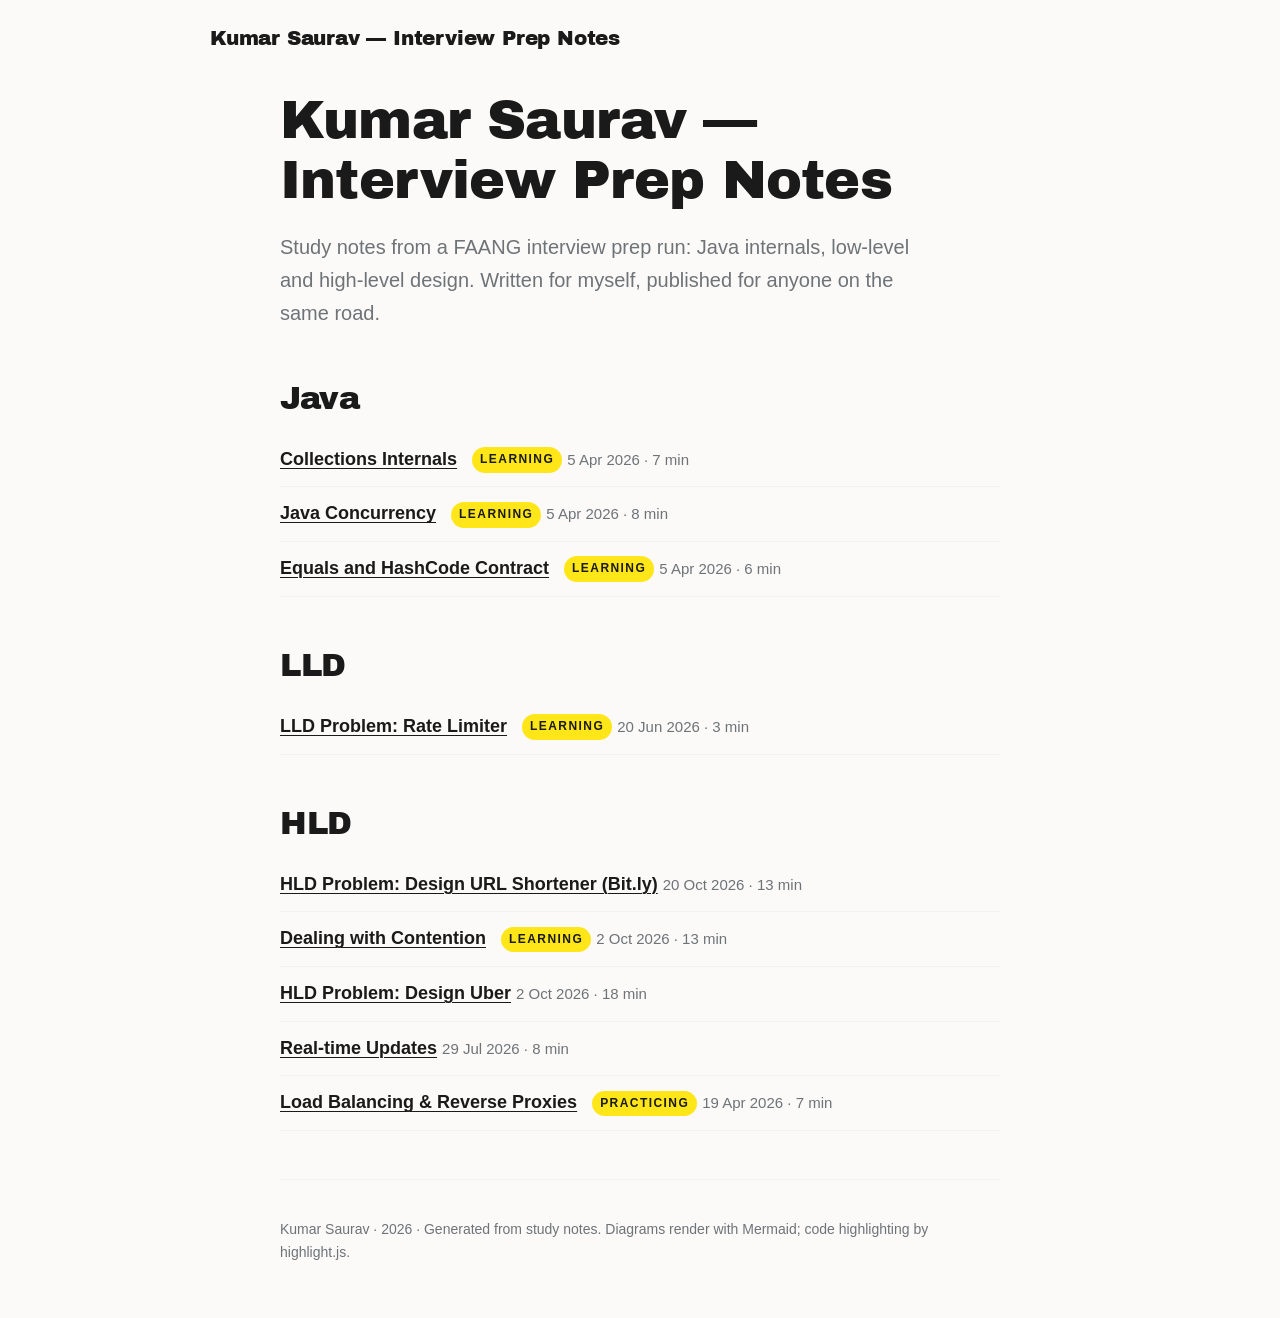
<file: index.html>
<!doctype html>
<html lang="en">
<head>
<meta charset="utf-8">
<meta name="viewport" content="width=device-width, initial-scale=1">
<title>Kumar Saurav — Interview Prep Notes</title>
<meta name="description" content="Study notes from a FAANG interview prep run: Java internals, low-level and high-level design. Written for myself, published for anyone on the same road.">
<link rel="canonical" href="https://sauravsinha137.github.io/">
<link rel="icon" href="data:,">
<link rel="stylesheet" href="/assets/site.css">

</head>
<body>
<a class="skip" href="#main">Skip to content</a>
<header class="top"><a class="brand" href="/">Kumar Saurav — Interview Prep Notes</a></header>
<main id="main">
<section class="hero">
  <h1>Kumar Saurav — Interview Prep Notes</h1>
  <p class="about">Study notes from a FAANG interview prep run: Java internals, low-level and high-level design. Written for myself, published for anyone on the same road.</p>
</section>
<section class="group"><h2 id="java">Java</h2>
<ul class="posts">
<li><a href="/collections-internals/">Collections Internals</a> <span class="badge">Learning</span> <span class="meta"><time datetime="2026-04-05">5 Apr 2026</time> · 7 min</span></li>
<li><a href="/concurrency/">Java Concurrency</a> <span class="badge">Learning</span> <span class="meta"><time datetime="2026-04-05">5 Apr 2026</time> · 8 min</span></li>
<li><a href="/equals-hashcode-contract/">Equals and HashCode Contract</a> <span class="badge">Learning</span> <span class="meta"><time datetime="2026-04-05">5 Apr 2026</time> · 6 min</span></li>
</ul></section>
<section class="group"><h2 id="lld">LLD</h2>
<ul class="posts">
<li><a href="/rate-limiter/">LLD Problem: Rate Limiter</a> <span class="badge">Learning</span> <span class="meta"><time datetime="2026-06-20">20 Jun 2026</time> · 3 min</span></li>
</ul></section>
<section class="group"><h2 id="hld">HLD</h2>
<ul class="posts">
<li><a href="/design-url-shortener/">HLD Problem: Design URL Shortener (Bit.ly)</a> <span class="meta"><time datetime="2026-10-20">20 Oct 2026</time> · 13 min</span></li>
<li><a href="/dealing-with-contention/">Dealing with Contention</a> <span class="badge">Learning</span> <span class="meta"><time datetime="2026-10-02">2 Oct 2026</time> · 13 min</span></li>
<li><a href="/design-uber/">HLD Problem: Design Uber</a> <span class="meta"><time datetime="2026-10-02">2 Oct 2026</time> · 18 min</span></li>
<li><a href="/realtime-updates/">Real-time Updates</a> <span class="meta"><time datetime="2026-07-29">29 Jul 2026</time> · 8 min</span></li>
<li><a href="/load-balancing-reverse-proxies/">Load Balancing &amp; Reverse Proxies</a> <span class="badge">Practicing</span> <span class="meta"><time datetime="2026-04-19">19 Apr 2026</time> · 7 min</span></li>
</ul></section>

</main>
<footer class="foot">
  <p>Kumar Saurav · 2026 · Generated from study notes. Diagrams render with Mermaid; code highlighting by highlight.js.</p>
</footer>
</body>
</html>
</file>
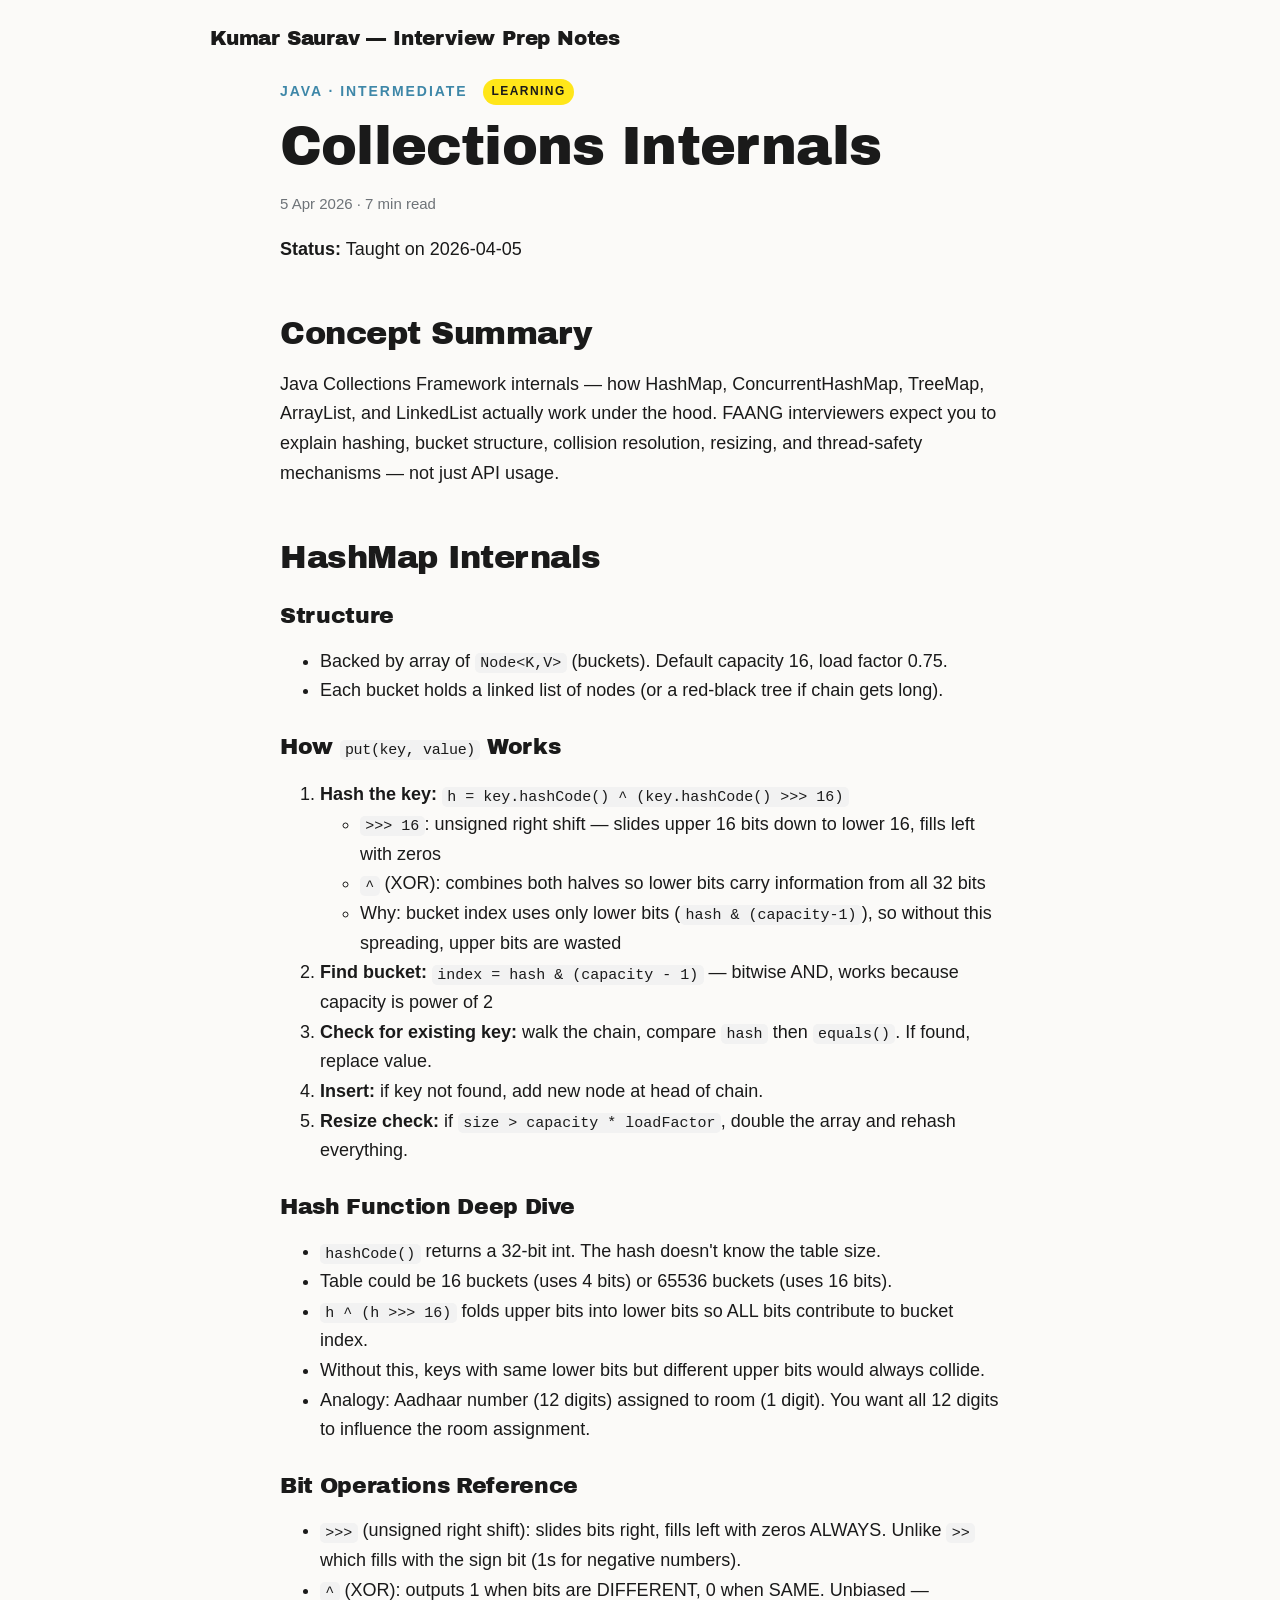
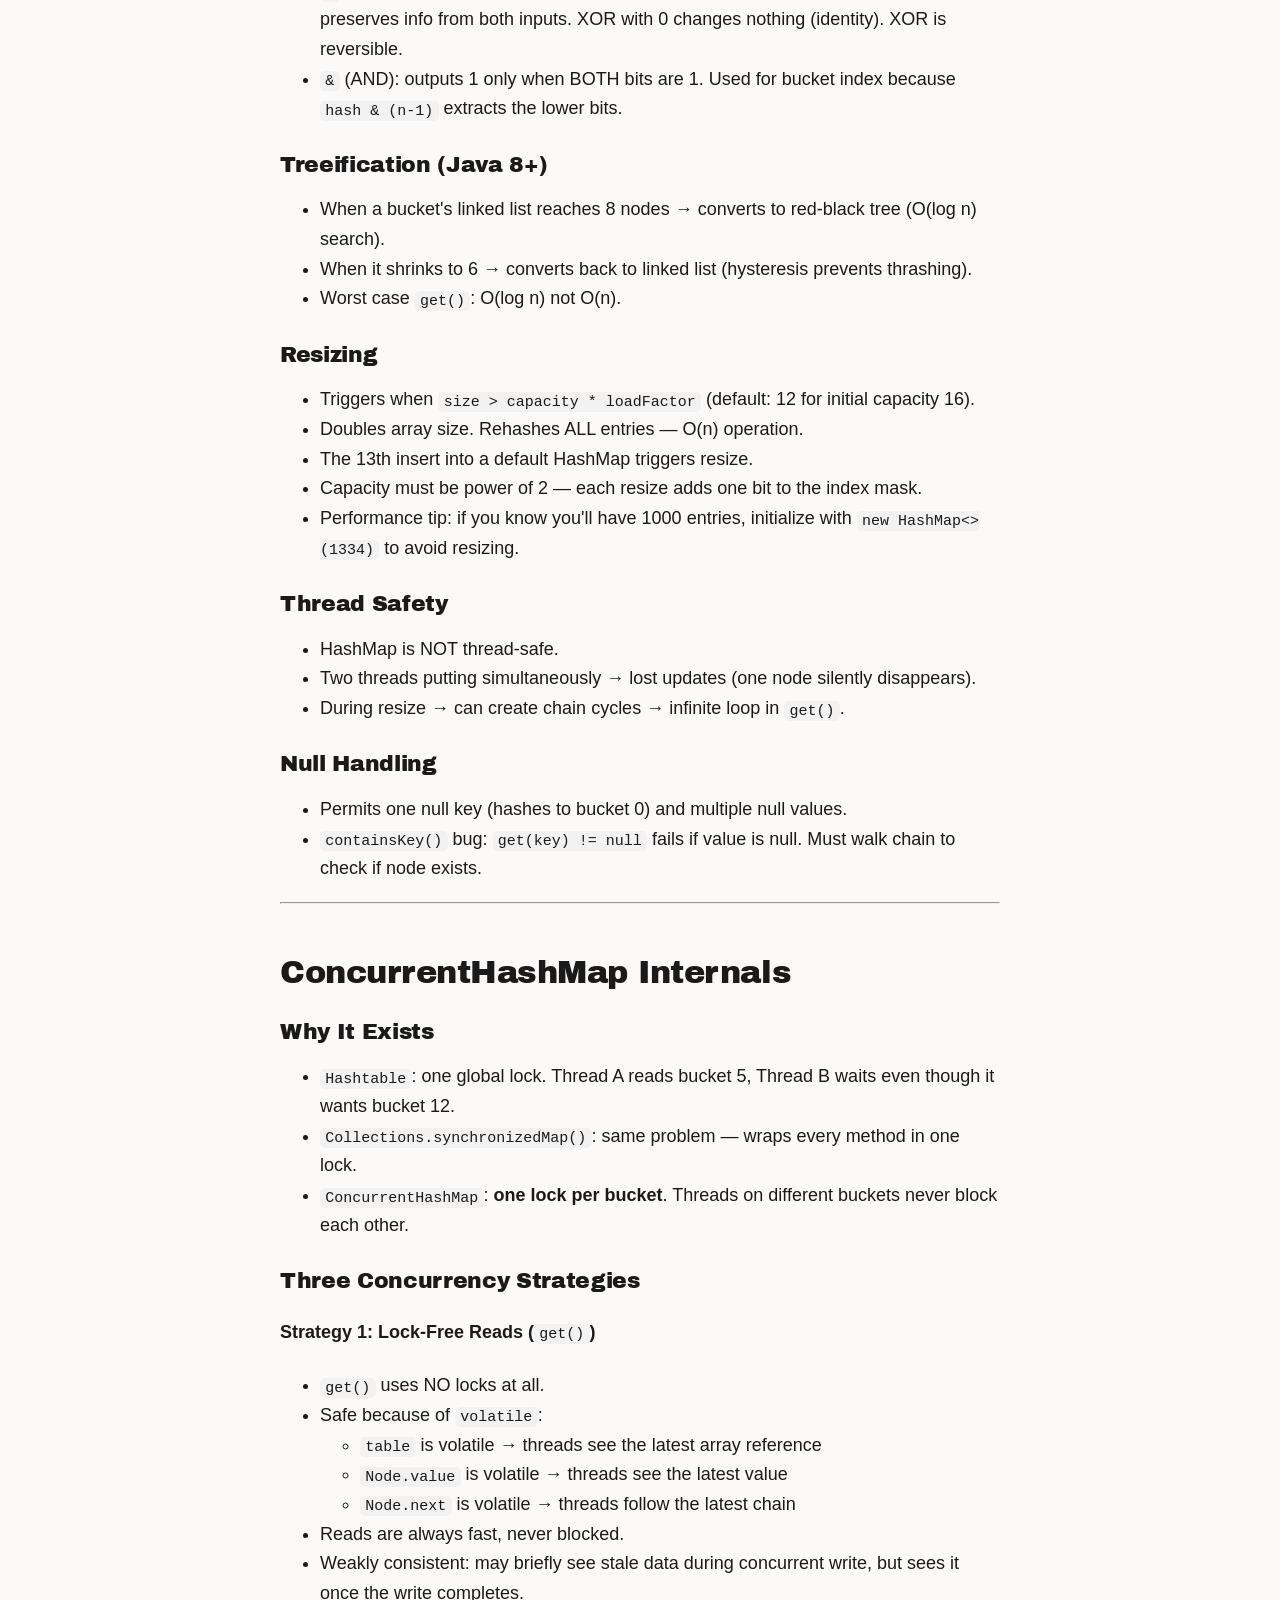
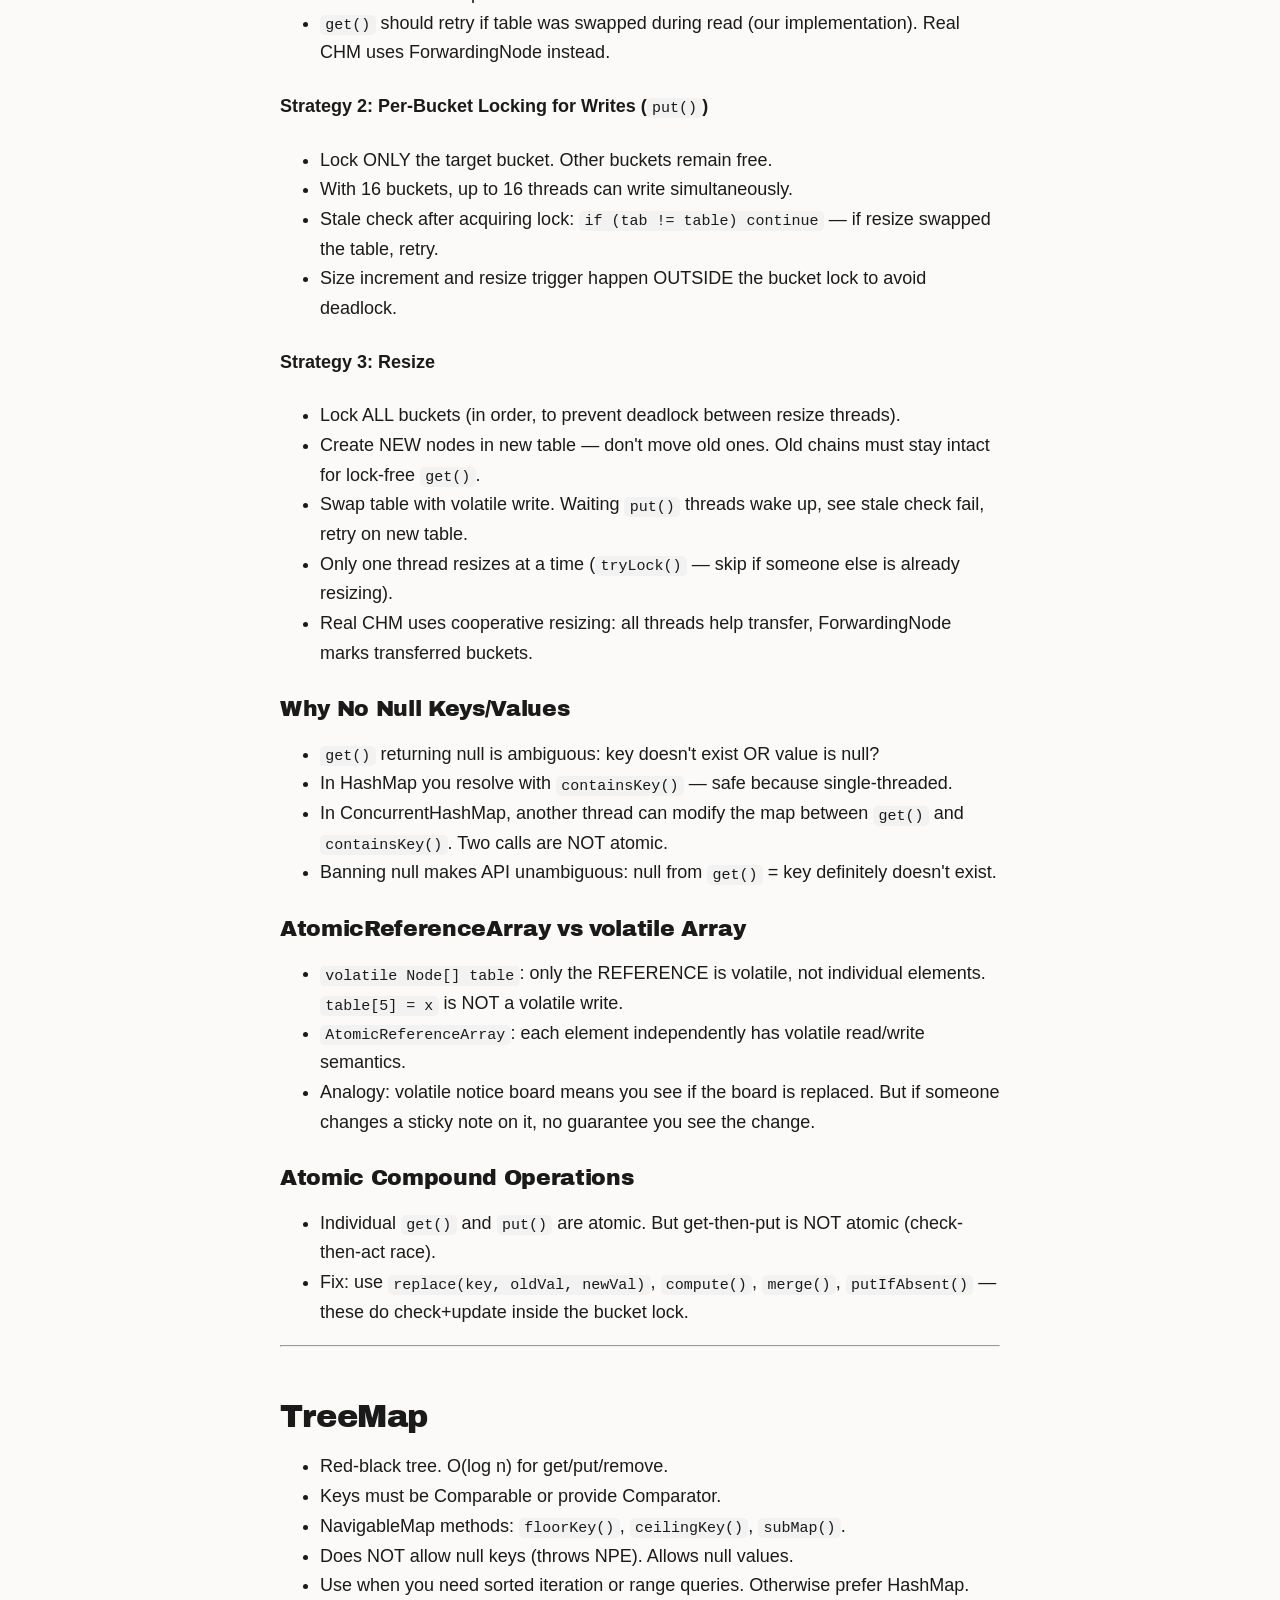
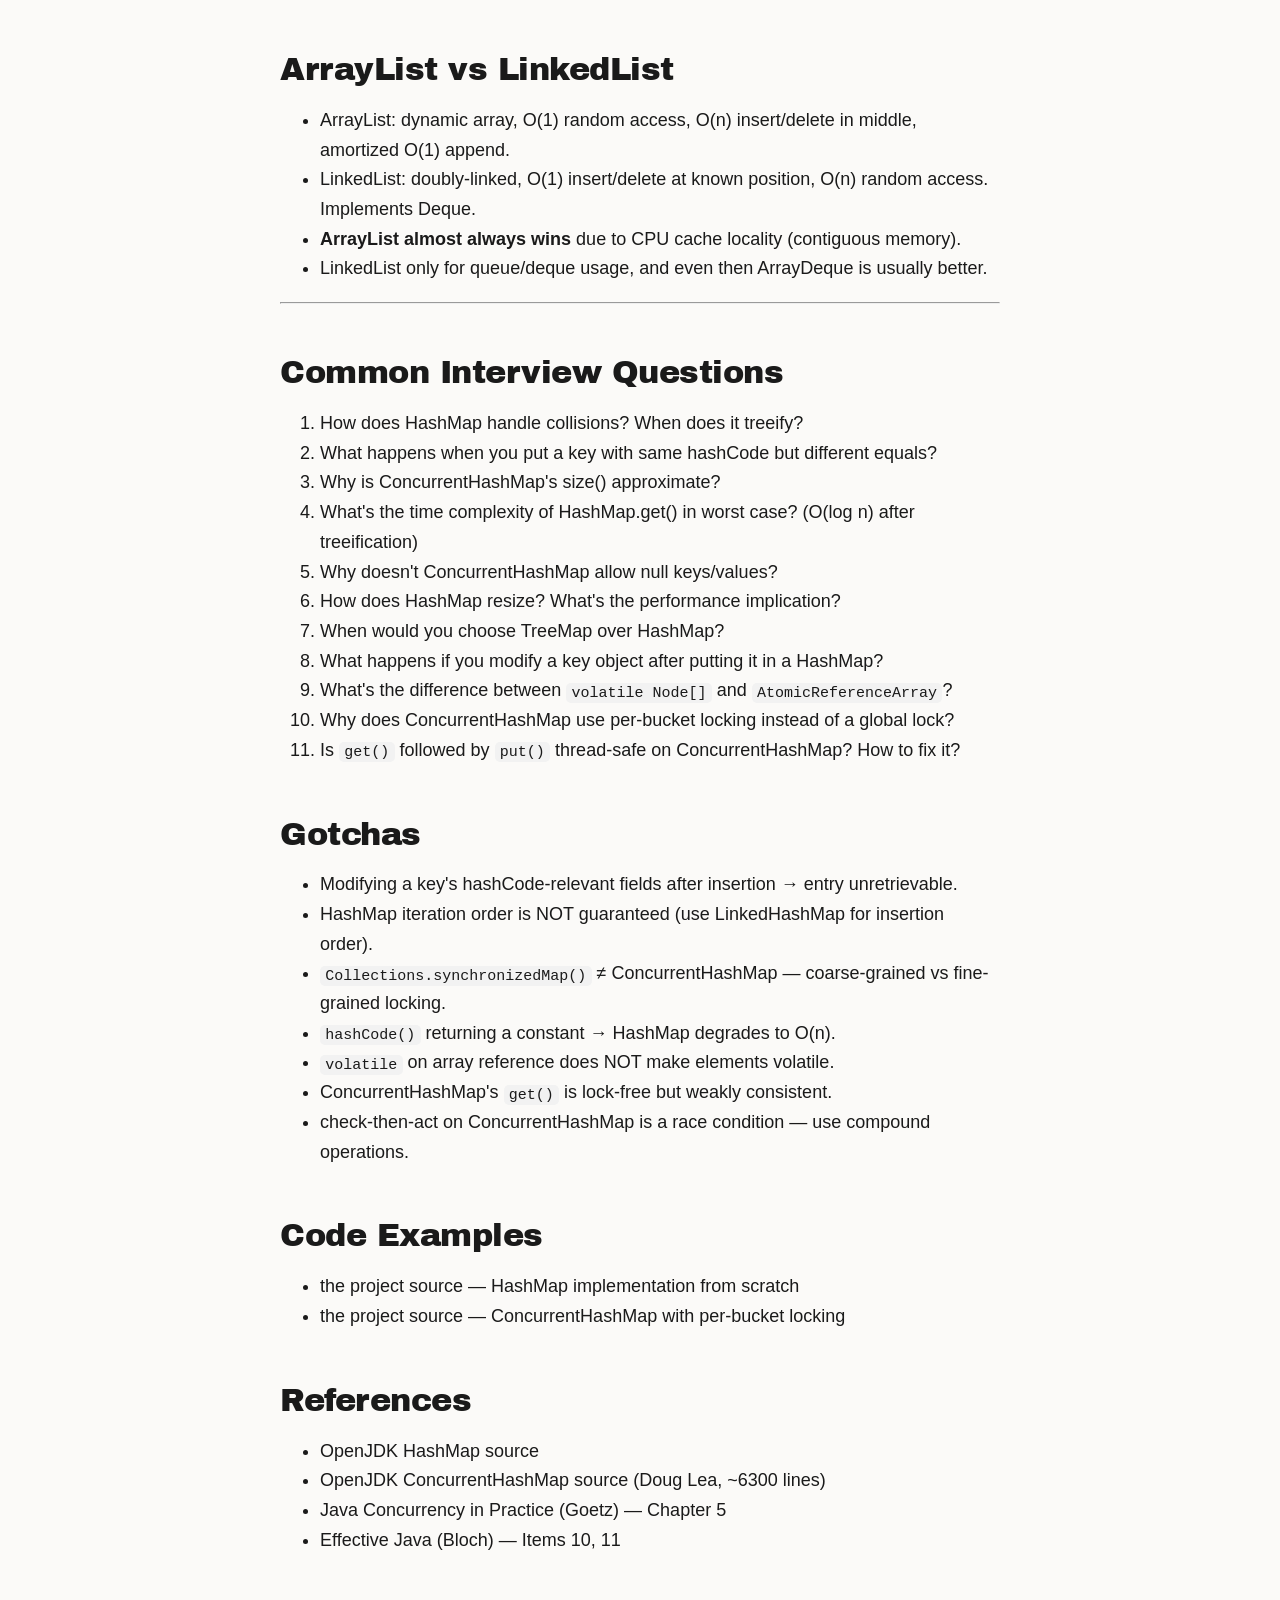
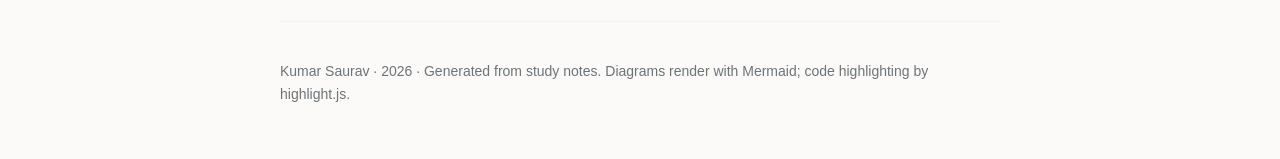
<file: collections-internals/index.html>
<!doctype html>
<html lang="en">
<head>
<meta charset="utf-8">
<meta name="viewport" content="width=device-width, initial-scale=1">
<title>Collections Internals — Kumar Saurav — Interview Prep Notes</title>
<meta name="description" content="Java: Collections Internals">
<link rel="canonical" href="https://sauravsinha137.github.io/collections-internals/">
<link rel="icon" href="data:,">
<link rel="stylesheet" href="/assets/site.css">

</head>
<body>
<a class="skip" href="#main">Skip to content</a>
<header class="top"><a class="brand" href="/">Kumar Saurav — Interview Prep Notes</a></header>
<main id="main">
<article class="post">
  <p class="kicker">Java · intermediate <span class="badge">Learning</span></p>
  <h1>Collections Internals</h1>
  <p class="meta"><time datetime="2026-04-05">5 Apr 2026</time> · 7 min read</p>
  
  <div class="body">
<p><strong>Status:</strong> Taught on 2026-04-05</p>
<h2 id="concept-summary">Concept Summary</h2>
<p>Java Collections Framework internals — how HashMap, ConcurrentHashMap, TreeMap, ArrayList, and LinkedList actually work under the hood. FAANG interviewers expect you to explain hashing, bucket structure, collision resolution, resizing, and thread-safety mechanisms — not just API usage.</p>
<h2 id="hashmap-internals">HashMap Internals</h2>
<h3 id="structure">Structure</h3>
<ul>
<li>Backed by array of <code>Node&lt;K,V&gt;</code> (buckets). Default capacity 16, load factor 0.75.</li>
<li>Each bucket holds a linked list of nodes (or a red-black tree if chain gets long).</li>
</ul>
<h3 id="how-putkey-value-works">How <code>put(key, value)</code> Works</h3>
<ol>
<li><strong>Hash the key:</strong> <code>h = key.hashCode() ^ (key.hashCode() &gt;&gt;&gt; 16)</code><ul>
<li><code>&gt;&gt;&gt; 16</code>: unsigned right shift — slides upper 16 bits down to lower 16, fills left with zeros</li>
<li><code>^</code> (XOR): combines both halves so lower bits carry information from all 32 bits</li>
<li>Why: bucket index uses only lower bits (<code>hash &amp; (capacity-1)</code>), so without this spreading, upper bits are wasted</li>
</ul>
</li>
<li><strong>Find bucket:</strong> <code>index = hash &amp; (capacity - 1)</code> — bitwise AND, works because capacity is power of 2</li>
<li><strong>Check for existing key:</strong> walk the chain, compare <code>hash</code> then <code>equals()</code>. If found, replace value.</li>
<li><strong>Insert:</strong> if key not found, add new node at head of chain.</li>
<li><strong>Resize check:</strong> if <code>size &gt; capacity * loadFactor</code>, double the array and rehash everything.</li>
</ol>
<h3 id="hash-function-deep-dive">Hash Function Deep Dive</h3>
<ul>
<li><code>hashCode()</code> returns a 32-bit int. The hash doesn&#39;t know the table size.</li>
<li>Table could be 16 buckets (uses 4 bits) or 65536 buckets (uses 16 bits).</li>
<li><code>h ^ (h &gt;&gt;&gt; 16)</code> folds upper bits into lower bits so ALL bits contribute to bucket index.</li>
<li>Without this, keys with same lower bits but different upper bits would always collide.</li>
<li>Analogy: Aadhaar number (12 digits) assigned to room (1 digit). You want all 12 digits to influence the room assignment.</li>
</ul>
<h3 id="bit-operations-reference">Bit Operations Reference</h3>
<ul>
<li><code>&gt;&gt;&gt;</code> (unsigned right shift): slides bits right, fills left with zeros ALWAYS. Unlike <code>&gt;&gt;</code> which fills with the sign bit (1s for negative numbers).</li>
<li><code>^</code> (XOR): outputs 1 when bits are DIFFERENT, 0 when SAME. Unbiased — preserves info from both inputs. XOR with 0 changes nothing (identity). XOR is reversible.</li>
<li><code>&amp;</code> (AND): outputs 1 only when BOTH bits are 1. Used for bucket index because <code>hash &amp; (n-1)</code> extracts the lower bits.</li>
</ul>
<h3 id="treeification-java-8">Treeification (Java 8+)</h3>
<ul>
<li>When a bucket&#39;s linked list reaches 8 nodes → converts to red-black tree (O(log n) search).</li>
<li>When it shrinks to 6 → converts back to linked list (hysteresis prevents thrashing).</li>
<li>Worst case <code>get()</code>: O(log n) not O(n).</li>
</ul>
<h3 id="resizing">Resizing</h3>
<ul>
<li>Triggers when <code>size &gt; capacity * loadFactor</code> (default: 12 for initial capacity 16).</li>
<li>Doubles array size. Rehashes ALL entries — O(n) operation.</li>
<li>The 13th insert into a default HashMap triggers resize.</li>
<li>Capacity must be power of 2 — each resize adds one bit to the index mask.</li>
<li>Performance tip: if you know you&#39;ll have 1000 entries, initialize with <code>new HashMap&lt;&gt;(1334)</code> to avoid resizing.</li>
</ul>
<h3 id="thread-safety">Thread Safety</h3>
<ul>
<li>HashMap is NOT thread-safe.</li>
<li>Two threads putting simultaneously → lost updates (one node silently disappears).</li>
<li>During resize → can create chain cycles → infinite loop in <code>get()</code>.</li>
</ul>
<h3 id="null-handling">Null Handling</h3>
<ul>
<li>Permits one null key (hashes to bucket 0) and multiple null values.</li>
<li><code>containsKey()</code> bug: <code>get(key) != null</code> fails if value is null. Must walk chain to check if node exists.</li>
</ul>
<hr>
<h2 id="concurrenthashmap-internals">ConcurrentHashMap Internals</h2>
<h3 id="why-it-exists">Why It Exists</h3>
<ul>
<li><code>Hashtable</code>: one global lock. Thread A reads bucket 5, Thread B waits even though it wants bucket 12.</li>
<li><code>Collections.synchronizedMap()</code>: same problem — wraps every method in one lock.</li>
<li><code>ConcurrentHashMap</code>: <strong>one lock per bucket</strong>. Threads on different buckets never block each other.</li>
</ul>
<h3 id="three-concurrency-strategies">Three Concurrency Strategies</h3>
<h4 id="strategy-1-lock-free-reads-get">Strategy 1: Lock-Free Reads (<code>get()</code>)</h4>
<ul>
<li><code>get()</code> uses NO locks at all.</li>
<li>Safe because of <code>volatile</code>:<ul>
<li><code>table</code> is volatile → threads see the latest array reference</li>
<li><code>Node.value</code> is volatile → threads see the latest value</li>
<li><code>Node.next</code> is volatile → threads follow the latest chain</li>
</ul>
</li>
<li>Reads are always fast, never blocked.</li>
<li>Weakly consistent: may briefly see stale data during concurrent write, but sees it once the write completes.</li>
<li><code>get()</code> should retry if table was swapped during read (our implementation). Real CHM uses ForwardingNode instead.</li>
</ul>
<h4 id="strategy-2-per-bucket-locking-for-writes-put">Strategy 2: Per-Bucket Locking for Writes (<code>put()</code>)</h4>
<ul>
<li>Lock ONLY the target bucket. Other buckets remain free.</li>
<li>With 16 buckets, up to 16 threads can write simultaneously.</li>
<li>Stale check after acquiring lock: <code>if (tab != table) continue</code> — if resize swapped the table, retry.</li>
<li>Size increment and resize trigger happen OUTSIDE the bucket lock to avoid deadlock.</li>
</ul>
<h4 id="strategy-3-resize">Strategy 3: Resize</h4>
<ul>
<li>Lock ALL buckets (in order, to prevent deadlock between resize threads).</li>
<li>Create NEW nodes in new table — don&#39;t move old ones. Old chains must stay intact for lock-free <code>get()</code>.</li>
<li>Swap table with volatile write. Waiting <code>put()</code> threads wake up, see stale check fail, retry on new table.</li>
<li>Only one thread resizes at a time (<code>tryLock()</code> — skip if someone else is already resizing).</li>
<li>Real CHM uses cooperative resizing: all threads help transfer, ForwardingNode marks transferred buckets.</li>
</ul>
<h3 id="why-no-null-keysvalues">Why No Null Keys/Values</h3>
<ul>
<li><code>get()</code> returning null is ambiguous: key doesn&#39;t exist OR value is null?</li>
<li>In HashMap you resolve with <code>containsKey()</code> — safe because single-threaded.</li>
<li>In ConcurrentHashMap, another thread can modify the map between <code>get()</code> and <code>containsKey()</code>. Two calls are NOT atomic.</li>
<li>Banning null makes API unambiguous: null from <code>get()</code> = key definitely doesn&#39;t exist.</li>
</ul>
<h3 id="atomicreferencearray-vs-volatile-array">AtomicReferenceArray vs volatile Array</h3>
<ul>
<li><code>volatile Node[] table</code>: only the REFERENCE is volatile, not individual elements. <code>table[5] = x</code> is NOT a volatile write.</li>
<li><code>AtomicReferenceArray</code>: each element independently has volatile read/write semantics.</li>
<li>Analogy: volatile notice board means you see if the board is replaced. But if someone changes a sticky note on it, no guarantee you see the change.</li>
</ul>
<h3 id="atomic-compound-operations">Atomic Compound Operations</h3>
<ul>
<li>Individual <code>get()</code> and <code>put()</code> are atomic. But get-then-put is NOT atomic (check-then-act race).</li>
<li>Fix: use <code>replace(key, oldVal, newVal)</code>, <code>compute()</code>, <code>merge()</code>, <code>putIfAbsent()</code> — these do check+update inside the bucket lock.</li>
</ul>
<hr>
<h2 id="treemap">TreeMap</h2>
<ul>
<li>Red-black tree. O(log n) for get/put/remove.</li>
<li>Keys must be Comparable or provide Comparator.</li>
<li>NavigableMap methods: <code>floorKey()</code>, <code>ceilingKey()</code>, <code>subMap()</code>.</li>
<li>Does NOT allow null keys (throws NPE). Allows null values.</li>
<li>Use when you need sorted iteration or range queries. Otherwise prefer HashMap.</li>
</ul>
<h2 id="arraylist-vs-linkedlist">ArrayList vs LinkedList</h2>
<ul>
<li>ArrayList: dynamic array, O(1) random access, O(n) insert/delete in middle, amortized O(1) append.</li>
<li>LinkedList: doubly-linked, O(1) insert/delete at known position, O(n) random access. Implements Deque.</li>
<li><strong>ArrayList almost always wins</strong> due to CPU cache locality (contiguous memory).</li>
<li>LinkedList only for queue/deque usage, and even then ArrayDeque is usually better.</li>
</ul>
<hr>
<h2 id="common-interview-questions">Common Interview Questions</h2>
<ol>
<li>How does HashMap handle collisions? When does it treeify?</li>
<li>What happens when you put a key with same hashCode but different equals?</li>
<li>Why is ConcurrentHashMap&#39;s size() approximate?</li>
<li>What&#39;s the time complexity of HashMap.get() in worst case? (O(log n) after treeification)</li>
<li>Why doesn&#39;t ConcurrentHashMap allow null keys/values?</li>
<li>How does HashMap resize? What&#39;s the performance implication?</li>
<li>When would you choose TreeMap over HashMap?</li>
<li>What happens if you modify a key object after putting it in a HashMap?</li>
<li>What&#39;s the difference between <code>volatile Node[]</code> and <code>AtomicReferenceArray</code>?</li>
<li>Why does ConcurrentHashMap use per-bucket locking instead of a global lock?</li>
<li>Is <code>get()</code> followed by <code>put()</code> thread-safe on ConcurrentHashMap? How to fix it?</li>
</ol>
<h2 id="gotchas">Gotchas</h2>
<ul>
<li>Modifying a key&#39;s hashCode-relevant fields after insertion → entry unretrievable.</li>
<li>HashMap iteration order is NOT guaranteed (use LinkedHashMap for insertion order).</li>
<li><code>Collections.synchronizedMap()</code> ≠ ConcurrentHashMap — coarse-grained vs fine-grained locking.</li>
<li><code>hashCode()</code> returning a constant → HashMap degrades to O(n).</li>
<li><code>volatile</code> on array reference does NOT make elements volatile.</li>
<li>ConcurrentHashMap&#39;s <code>get()</code> is lock-free but weakly consistent.</li>
<li>check-then-act on ConcurrentHashMap is a race condition — use compound operations.</li>
</ul>
<h2 id="code-examples">Code Examples</h2>
<ul>
<li>the project source — HashMap implementation from scratch</li>
<li>the project source — ConcurrentHashMap with per-bucket locking</li>
</ul>
<h2 id="references">References</h2>
<ul>
<li>OpenJDK HashMap source</li>
<li>OpenJDK ConcurrentHashMap source (Doug Lea, ~6300 lines)</li>
<li>Java Concurrency in Practice (Goetz) — Chapter 5</li>
<li>Effective Java (Bloch) — Items 10, 11</li>
</ul>

  </div>
  
</article>

</main>
<footer class="foot">
  <p>Kumar Saurav · 2026 · Generated from study notes. Diagrams render with Mermaid; code highlighting by highlight.js.</p>
</footer>
</body>
</html>
</file>
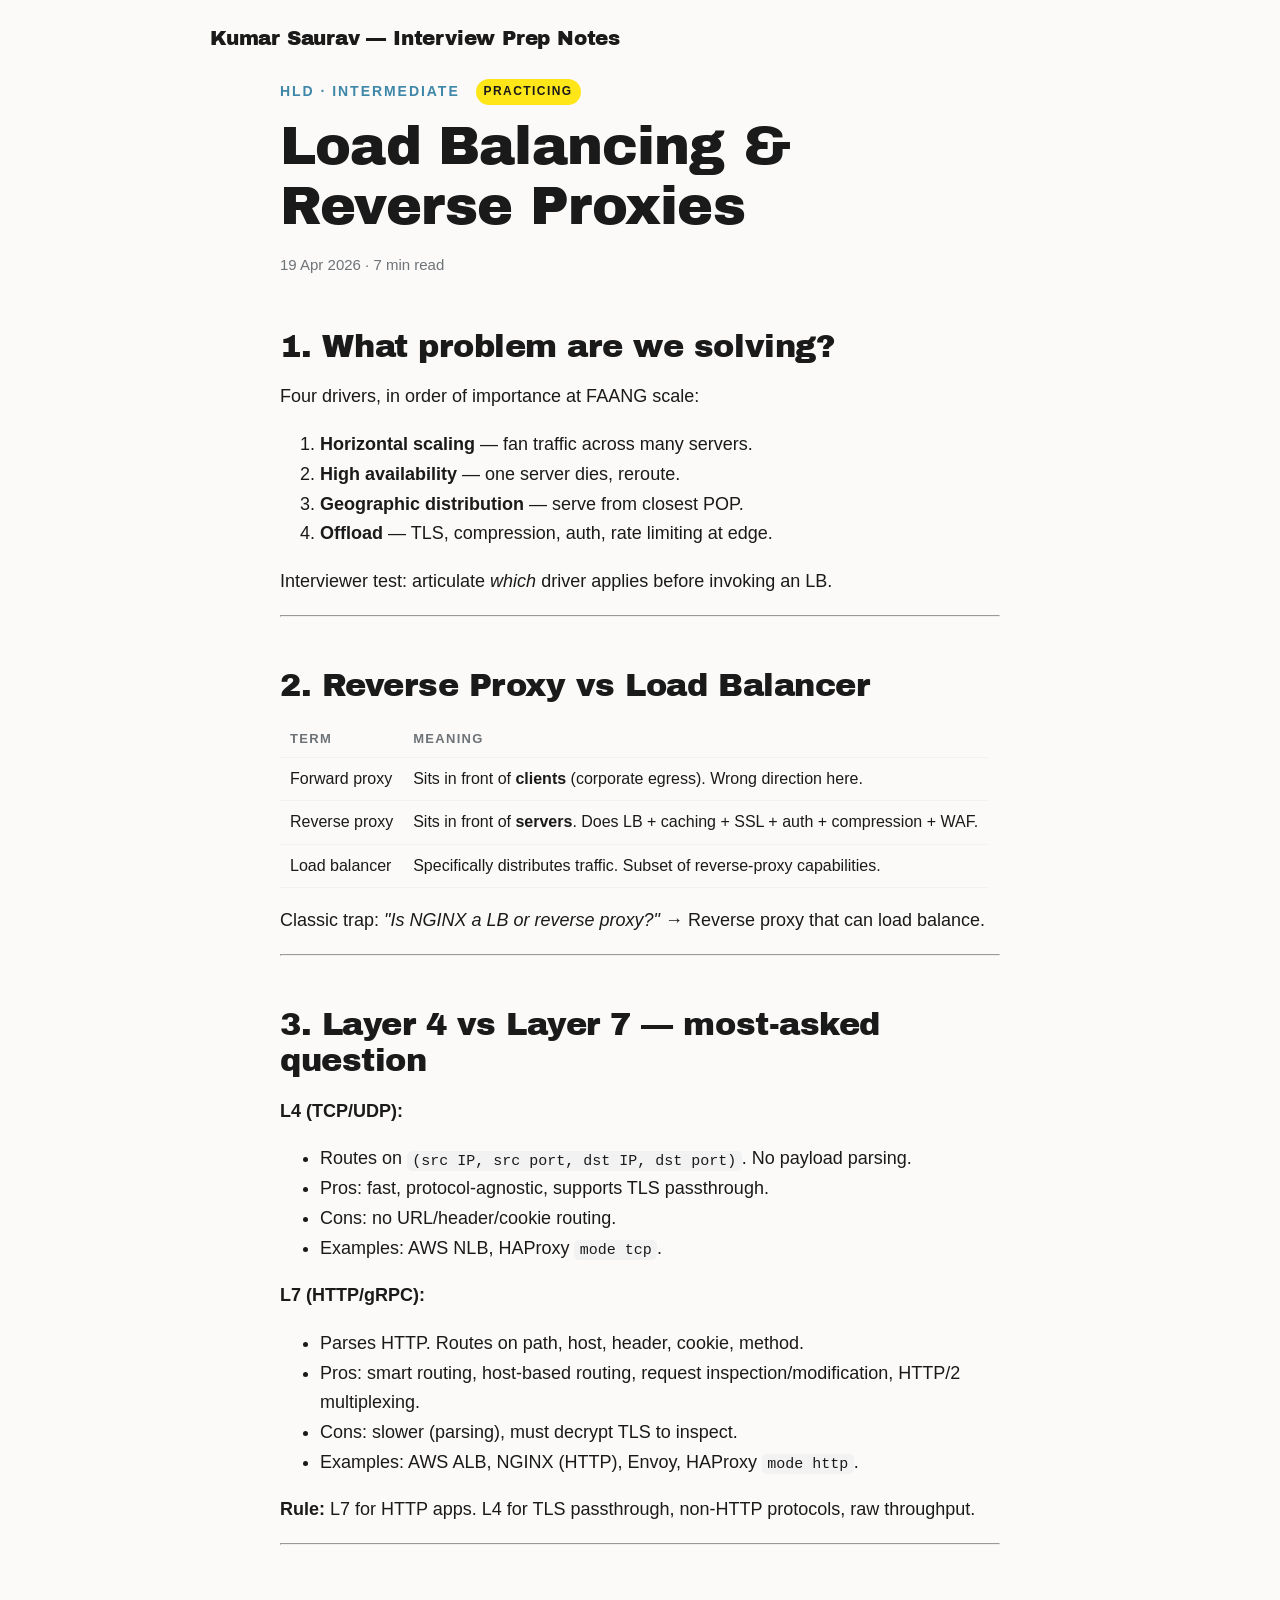
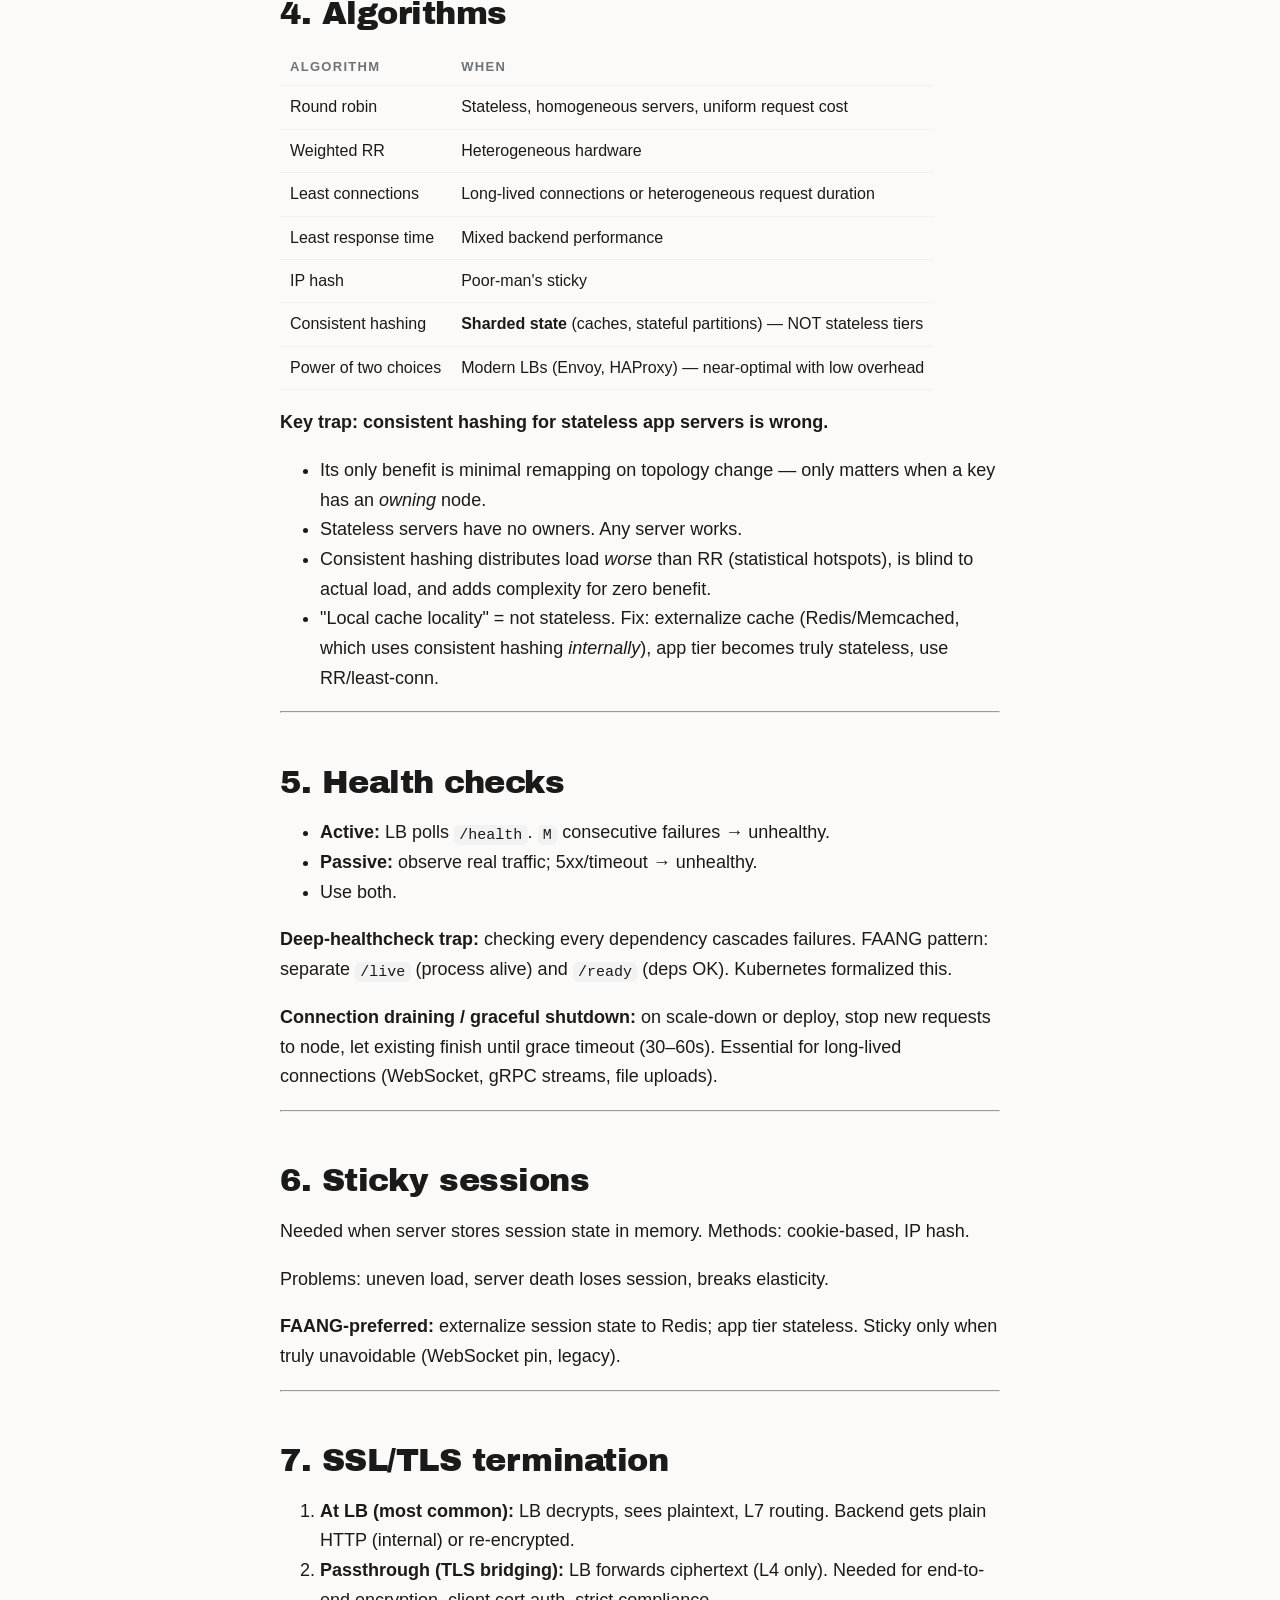
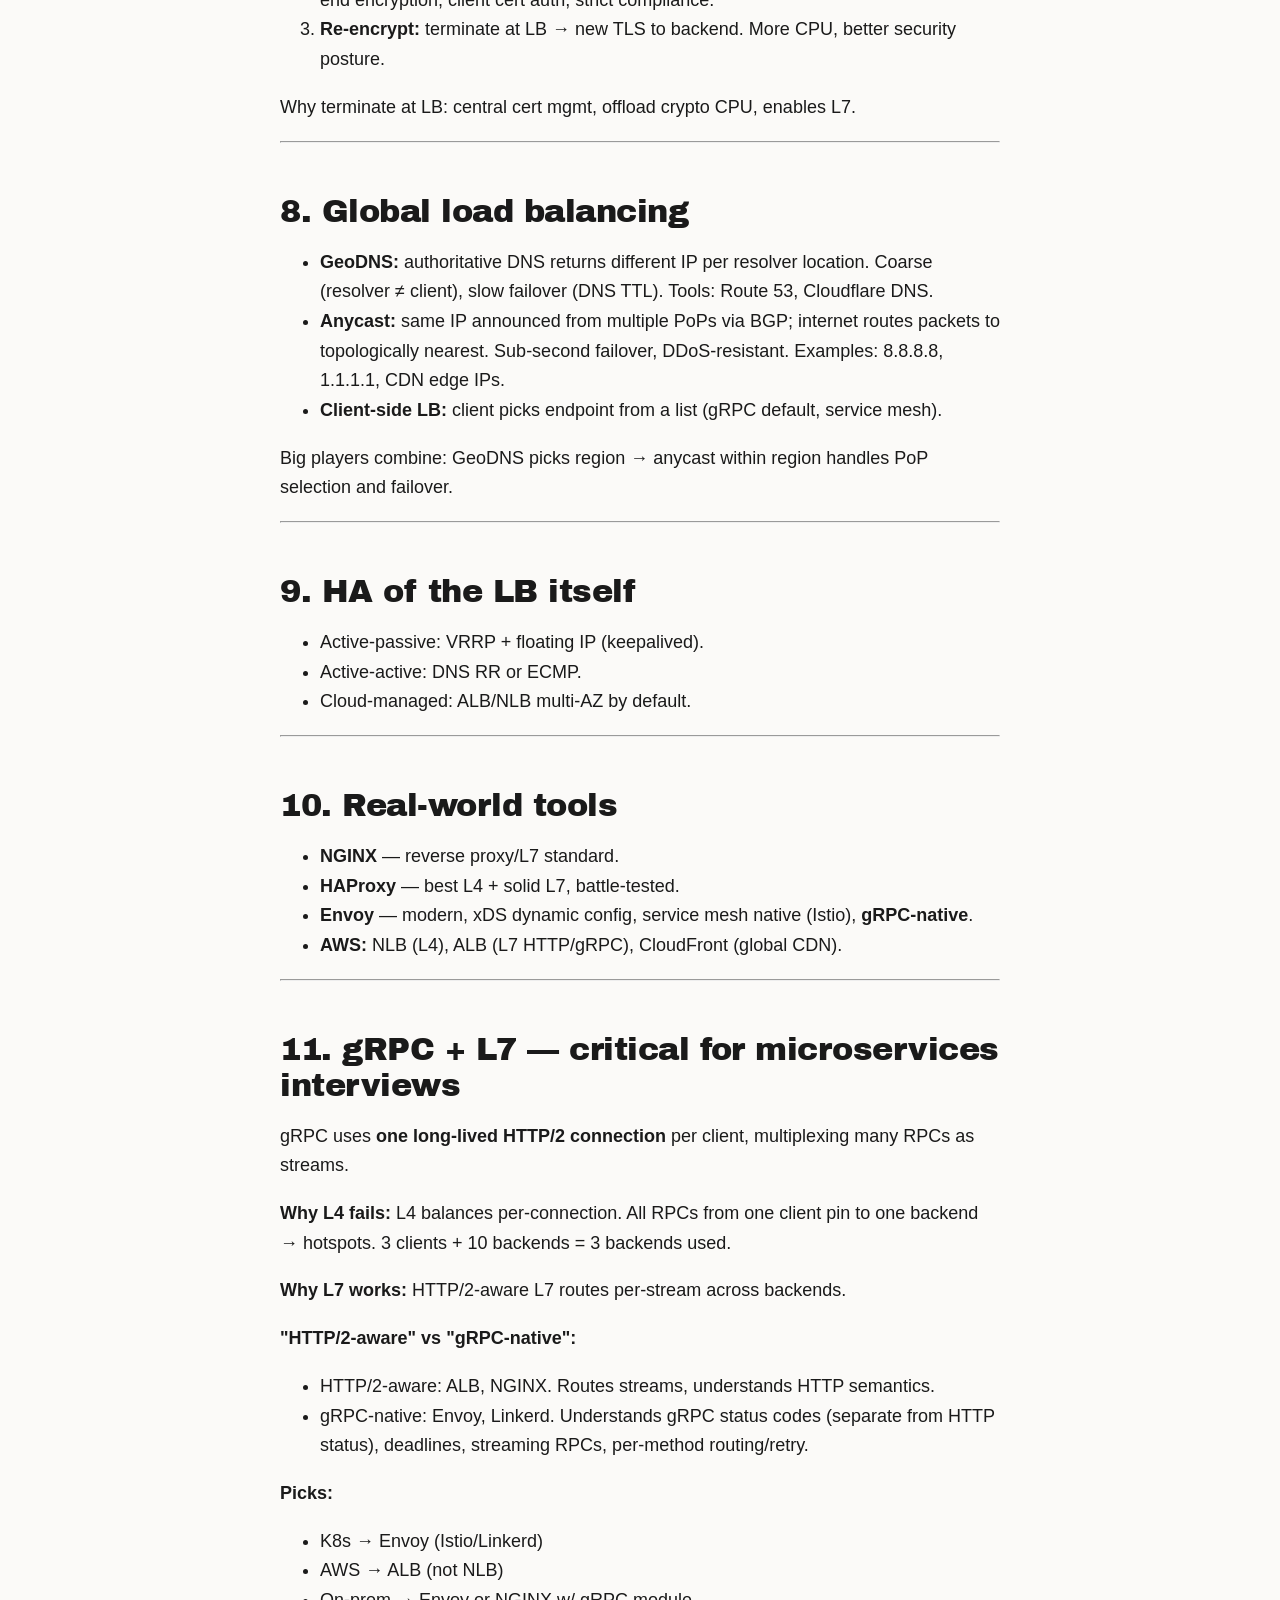
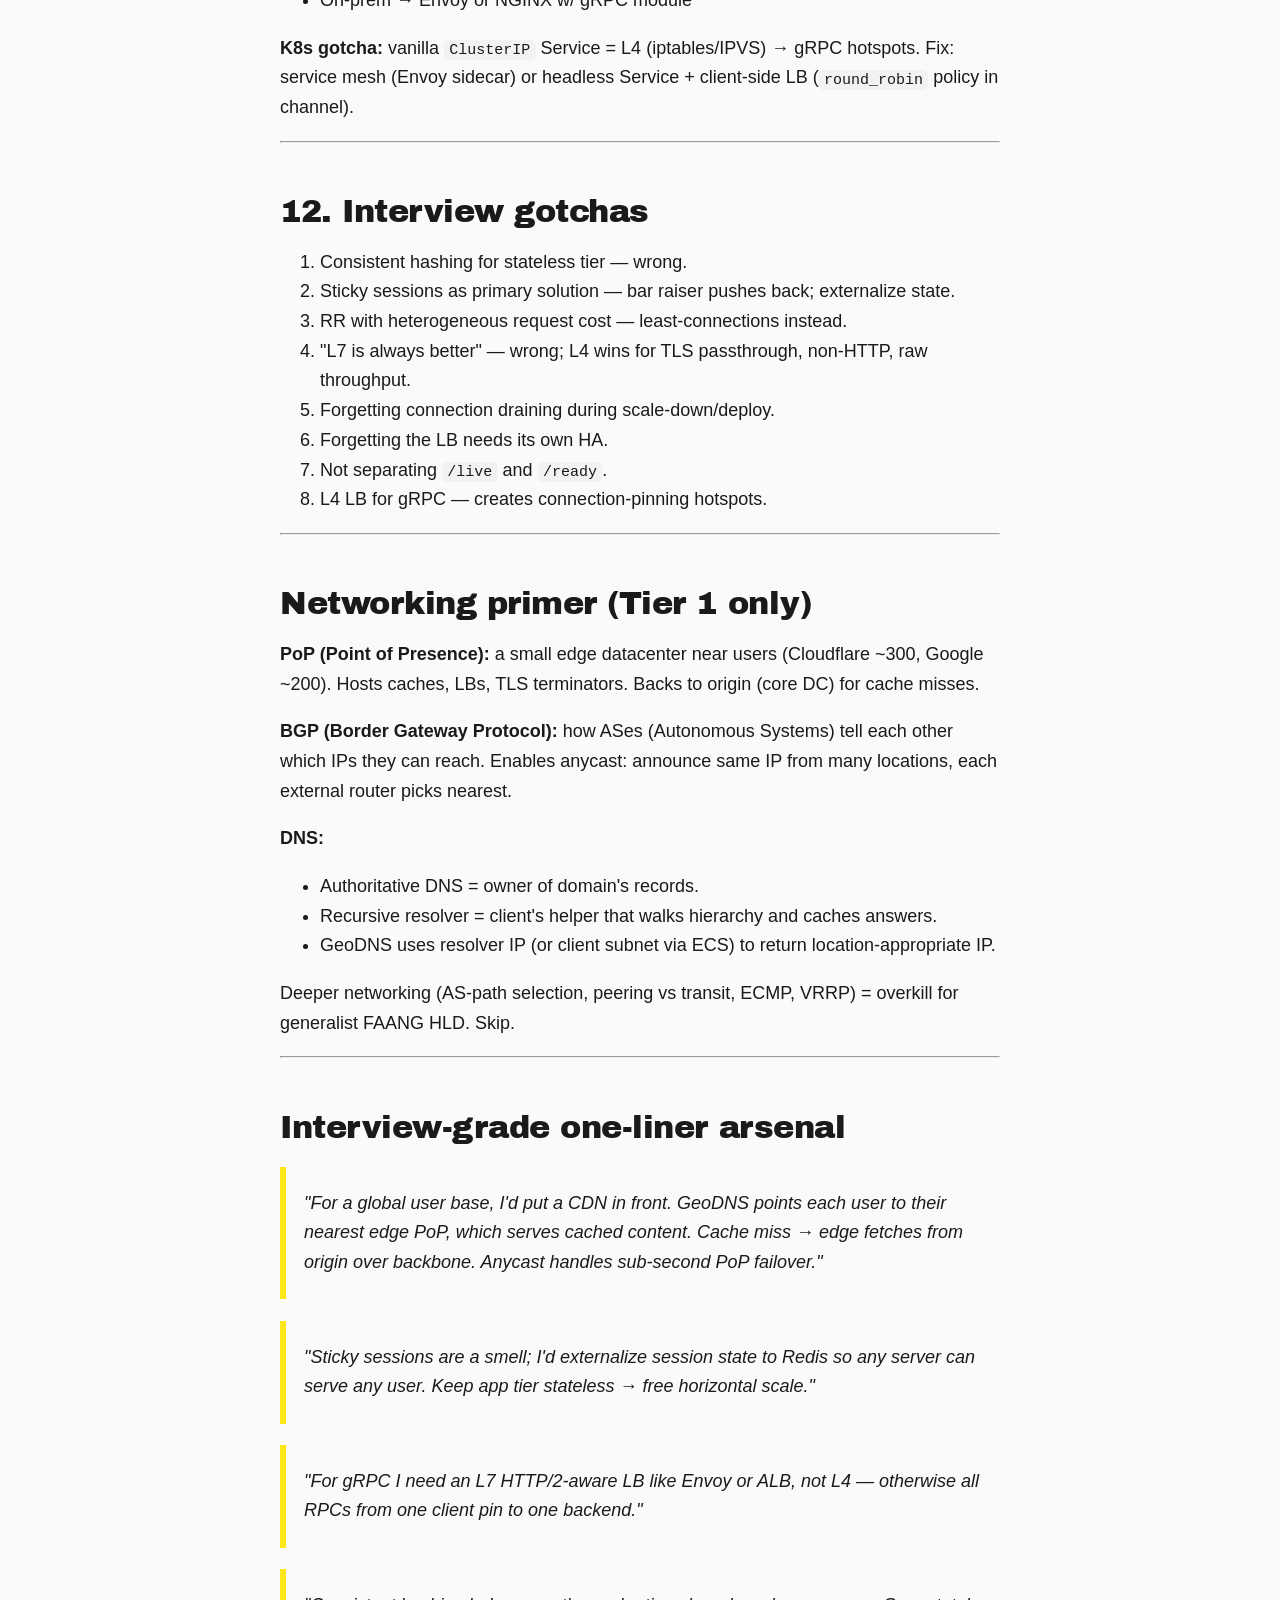
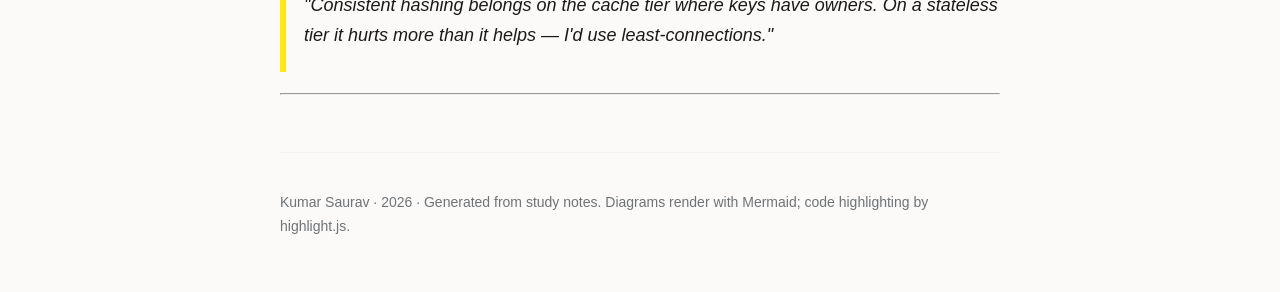
<file: load-balancing-reverse-proxies/index.html>
<!doctype html>
<html lang="en">
<head>
<meta charset="utf-8">
<meta name="viewport" content="width=device-width, initial-scale=1">
<title>Load Balancing &amp; Reverse Proxies — Kumar Saurav — Interview Prep Notes</title>
<meta name="description" content="HLD: Load Balancing &amp; Reverse Proxies">
<link rel="canonical" href="https://sauravsinha137.github.io/load-balancing-reverse-proxies/">
<link rel="icon" href="data:,">
<link rel="stylesheet" href="/assets/site.css">

</head>
<body>
<a class="skip" href="#main">Skip to content</a>
<header class="top"><a class="brand" href="/">Kumar Saurav — Interview Prep Notes</a></header>
<main id="main">
<article class="post">
  <p class="kicker">HLD · intermediate <span class="badge">Practicing</span></p>
  <h1>Load Balancing &amp; Reverse Proxies</h1>
  <p class="meta"><time datetime="2026-04-19">19 Apr 2026</time> · 7 min read</p>
  
  <div class="body">
<h2 id="1-what-problem-are-we-solving">1. What problem are we solving?</h2>
<p>Four drivers, in order of importance at FAANG scale:</p>
<ol>
<li><strong>Horizontal scaling</strong> — fan traffic across many servers.</li>
<li><strong>High availability</strong> — one server dies, reroute.</li>
<li><strong>Geographic distribution</strong> — serve from closest POP.</li>
<li><strong>Offload</strong> — TLS, compression, auth, rate limiting at edge.</li>
</ol>
<p>Interviewer test: articulate <em>which</em> driver applies before invoking an LB.</p>
<hr>
<h2 id="2-reverse-proxy-vs-load-balancer">2. Reverse Proxy vs Load Balancer</h2>
<table>
<thead>
<tr>
<th>Term</th>
<th>Meaning</th>
</tr>
</thead>
<tbody><tr>
<td>Forward proxy</td>
<td>Sits in front of <strong>clients</strong> (corporate egress). Wrong direction here.</td>
</tr>
<tr>
<td>Reverse proxy</td>
<td>Sits in front of <strong>servers</strong>. Does LB + caching + SSL + auth + compression + WAF.</td>
</tr>
<tr>
<td>Load balancer</td>
<td>Specifically distributes traffic. Subset of reverse-proxy capabilities.</td>
</tr>
</tbody></table>
<p>Classic trap: <em>&quot;Is NGINX a LB or reverse proxy?&quot;</em> → Reverse proxy that can load balance.</p>
<hr>
<h2 id="3-layer-4-vs-layer-7-most-asked-question">3. Layer 4 vs Layer 7 — most-asked question</h2>
<p><strong>L4 (TCP/UDP):</strong></p>
<ul>
<li>Routes on <code>(src IP, src port, dst IP, dst port)</code>. No payload parsing.</li>
<li>Pros: fast, protocol-agnostic, supports TLS passthrough.</li>
<li>Cons: no URL/header/cookie routing.</li>
<li>Examples: AWS NLB, HAProxy <code>mode tcp</code>.</li>
</ul>
<p><strong>L7 (HTTP/gRPC):</strong></p>
<ul>
<li>Parses HTTP. Routes on path, host, header, cookie, method.</li>
<li>Pros: smart routing, host-based routing, request inspection/modification, HTTP/2 multiplexing.</li>
<li>Cons: slower (parsing), must decrypt TLS to inspect.</li>
<li>Examples: AWS ALB, NGINX (HTTP), Envoy, HAProxy <code>mode http</code>.</li>
</ul>
<p><strong>Rule:</strong> L7 for HTTP apps. L4 for TLS passthrough, non-HTTP protocols, raw throughput.</p>
<hr>
<h2 id="4-algorithms">4. Algorithms</h2>
<table>
<thead>
<tr>
<th>Algorithm</th>
<th>When</th>
</tr>
</thead>
<tbody><tr>
<td>Round robin</td>
<td>Stateless, homogeneous servers, uniform request cost</td>
</tr>
<tr>
<td>Weighted RR</td>
<td>Heterogeneous hardware</td>
</tr>
<tr>
<td>Least connections</td>
<td>Long-lived connections or heterogeneous request duration</td>
</tr>
<tr>
<td>Least response time</td>
<td>Mixed backend performance</td>
</tr>
<tr>
<td>IP hash</td>
<td>Poor-man&#39;s sticky</td>
</tr>
<tr>
<td>Consistent hashing</td>
<td><strong>Sharded state</strong> (caches, stateful partitions) — NOT stateless tiers</td>
</tr>
<tr>
<td>Power of two choices</td>
<td>Modern LBs (Envoy, HAProxy) — near-optimal with low overhead</td>
</tr>
</tbody></table>
<p><strong>Key trap: consistent hashing for stateless app servers is wrong.</strong></p>
<ul>
<li>Its only benefit is minimal remapping on topology change — only matters when a key has an <em>owning</em> node.</li>
<li>Stateless servers have no owners. Any server works.</li>
<li>Consistent hashing distributes load <em>worse</em> than RR (statistical hotspots), is blind to actual load, and adds complexity for zero benefit.</li>
<li>&quot;Local cache locality&quot; = not stateless. Fix: externalize cache (Redis/Memcached, which uses consistent hashing <em>internally</em>), app tier becomes truly stateless, use RR/least-conn.</li>
</ul>
<hr>
<h2 id="5-health-checks">5. Health checks</h2>
<ul>
<li><strong>Active:</strong> LB polls <code>/health</code>. <code>M</code> consecutive failures → unhealthy.</li>
<li><strong>Passive:</strong> observe real traffic; 5xx/timeout → unhealthy.</li>
<li>Use both.</li>
</ul>
<p><strong>Deep-healthcheck trap:</strong> checking every dependency cascades failures. FAANG pattern: separate <code>/live</code> (process alive) and <code>/ready</code> (deps OK). Kubernetes formalized this.</p>
<p><strong>Connection draining / graceful shutdown:</strong> on scale-down or deploy, stop new requests to node, let existing finish until grace timeout (30–60s). Essential for long-lived connections (WebSocket, gRPC streams, file uploads).</p>
<hr>
<h2 id="6-sticky-sessions">6. Sticky sessions</h2>
<p>Needed when server stores session state in memory. Methods: cookie-based, IP hash.</p>
<p>Problems: uneven load, server death loses session, breaks elasticity.</p>
<p><strong>FAANG-preferred:</strong> externalize session state to Redis; app tier stateless. Sticky only when truly unavoidable (WebSocket pin, legacy).</p>
<hr>
<h2 id="7-ssltls-termination">7. SSL/TLS termination</h2>
<ol>
<li><strong>At LB (most common):</strong> LB decrypts, sees plaintext, L7 routing. Backend gets plain HTTP (internal) or re-encrypted.</li>
<li><strong>Passthrough (TLS bridging):</strong> LB forwards ciphertext (L4 only). Needed for end-to-end encryption, client cert auth, strict compliance.</li>
<li><strong>Re-encrypt:</strong> terminate at LB → new TLS to backend. More CPU, better security posture.</li>
</ol>
<p>Why terminate at LB: central cert mgmt, offload crypto CPU, enables L7.</p>
<hr>
<h2 id="8-global-load-balancing">8. Global load balancing</h2>
<ul>
<li><strong>GeoDNS:</strong> authoritative DNS returns different IP per resolver location. Coarse (resolver ≠ client), slow failover (DNS TTL). Tools: Route 53, Cloudflare DNS.</li>
<li><strong>Anycast:</strong> same IP announced from multiple PoPs via BGP; internet routes packets to topologically nearest. Sub-second failover, DDoS-resistant. Examples: 8.8.8.8, 1.1.1.1, CDN edge IPs.</li>
<li><strong>Client-side LB:</strong> client picks endpoint from a list (gRPC default, service mesh).</li>
</ul>
<p>Big players combine: GeoDNS picks region → anycast within region handles PoP selection and failover.</p>
<hr>
<h2 id="9-ha-of-the-lb-itself">9. HA of the LB itself</h2>
<ul>
<li>Active-passive: VRRP + floating IP (keepalived).</li>
<li>Active-active: DNS RR or ECMP.</li>
<li>Cloud-managed: ALB/NLB multi-AZ by default.</li>
</ul>
<hr>
<h2 id="10-real-world-tools">10. Real-world tools</h2>
<ul>
<li><strong>NGINX</strong> — reverse proxy/L7 standard.</li>
<li><strong>HAProxy</strong> — best L4 + solid L7, battle-tested.</li>
<li><strong>Envoy</strong> — modern, xDS dynamic config, service mesh native (Istio), <strong>gRPC-native</strong>.</li>
<li><strong>AWS:</strong> NLB (L4), ALB (L7 HTTP/gRPC), CloudFront (global CDN).</li>
</ul>
<hr>
<h2 id="11-grpc-l7-critical-for-microservices-interviews">11. gRPC + L7 — critical for microservices interviews</h2>
<p>gRPC uses <strong>one long-lived HTTP/2 connection</strong> per client, multiplexing many RPCs as streams.</p>
<p><strong>Why L4 fails:</strong> L4 balances per-connection. All RPCs from one client pin to one backend → hotspots. 3 clients + 10 backends = 3 backends used.</p>
<p><strong>Why L7 works:</strong> HTTP/2-aware L7 routes per-stream across backends.</p>
<p><strong>&quot;HTTP/2-aware&quot; vs &quot;gRPC-native&quot;:</strong></p>
<ul>
<li>HTTP/2-aware: ALB, NGINX. Routes streams, understands HTTP semantics.</li>
<li>gRPC-native: Envoy, Linkerd. Understands gRPC status codes (separate from HTTP status), deadlines, streaming RPCs, per-method routing/retry.</li>
</ul>
<p><strong>Picks:</strong></p>
<ul>
<li>K8s → Envoy (Istio/Linkerd)</li>
<li>AWS → ALB (not NLB)</li>
<li>On-prem → Envoy or NGINX w/ gRPC module</li>
</ul>
<p><strong>K8s gotcha:</strong> vanilla <code>ClusterIP</code> Service = L4 (iptables/IPVS) → gRPC hotspots. Fix: service mesh (Envoy sidecar) or headless Service + client-side LB (<code>round_robin</code> policy in channel).</p>
<hr>
<h2 id="12-interview-gotchas">12. Interview gotchas</h2>
<ol>
<li>Consistent hashing for stateless tier — wrong.</li>
<li>Sticky sessions as primary solution — bar raiser pushes back; externalize state.</li>
<li>RR with heterogeneous request cost — least-connections instead.</li>
<li>&quot;L7 is always better&quot; — wrong; L4 wins for TLS passthrough, non-HTTP, raw throughput.</li>
<li>Forgetting connection draining during scale-down/deploy.</li>
<li>Forgetting the LB needs its own HA.</li>
<li>Not separating <code>/live</code> and <code>/ready</code>.</li>
<li>L4 LB for gRPC — creates connection-pinning hotspots.</li>
</ol>
<hr>
<h2 id="networking-primer-tier-1-only">Networking primer (Tier 1 only)</h2>
<p><strong>PoP (Point of Presence):</strong> a small edge datacenter near users (Cloudflare ~300, Google ~200). Hosts caches, LBs, TLS terminators. Backs to origin (core DC) for cache misses.</p>
<p><strong>BGP (Border Gateway Protocol):</strong> how ASes (Autonomous Systems) tell each other which IPs they can reach. Enables anycast: announce same IP from many locations, each external router picks nearest.</p>
<p><strong>DNS:</strong></p>
<ul>
<li>Authoritative DNS = owner of domain&#39;s records.</li>
<li>Recursive resolver = client&#39;s helper that walks hierarchy and caches answers.</li>
<li>GeoDNS uses resolver IP (or client subnet via ECS) to return location-appropriate IP.</li>
</ul>
<p>Deeper networking (AS-path selection, peering vs transit, ECMP, VRRP) = overkill for generalist FAANG HLD. Skip.</p>
<hr>
<h2 id="interview-grade-one-liner-arsenal">Interview-grade one-liner arsenal</h2>
<blockquote>
<p><em>&quot;For a global user base, I&#39;d put a CDN in front. GeoDNS points each user to their nearest edge PoP, which serves cached content. Cache miss → edge fetches from origin over backbone. Anycast handles sub-second PoP failover.&quot;</em></p>
</blockquote>
<blockquote>
<p><em>&quot;Sticky sessions are a smell; I&#39;d externalize session state to Redis so any server can serve any user. Keep app tier stateless → free horizontal scale.&quot;</em></p>
</blockquote>
<blockquote>
<p><em>&quot;For gRPC I need an L7 HTTP/2-aware LB like Envoy or ALB, not L4 — otherwise all RPCs from one client pin to one backend.&quot;</em></p>
</blockquote>
<blockquote>
<p><em>&quot;Consistent hashing belongs on the cache tier where keys have owners. On a stateless tier it hurts more than it helps — I&#39;d use least-connections.&quot;</em></p>
</blockquote>
<hr>

  </div>
  
</article>

</main>
<footer class="foot">
  <p>Kumar Saurav · 2026 · Generated from study notes. Diagrams render with Mermaid; code highlighting by highlight.js.</p>
</footer>
</body>
</html>
</file>
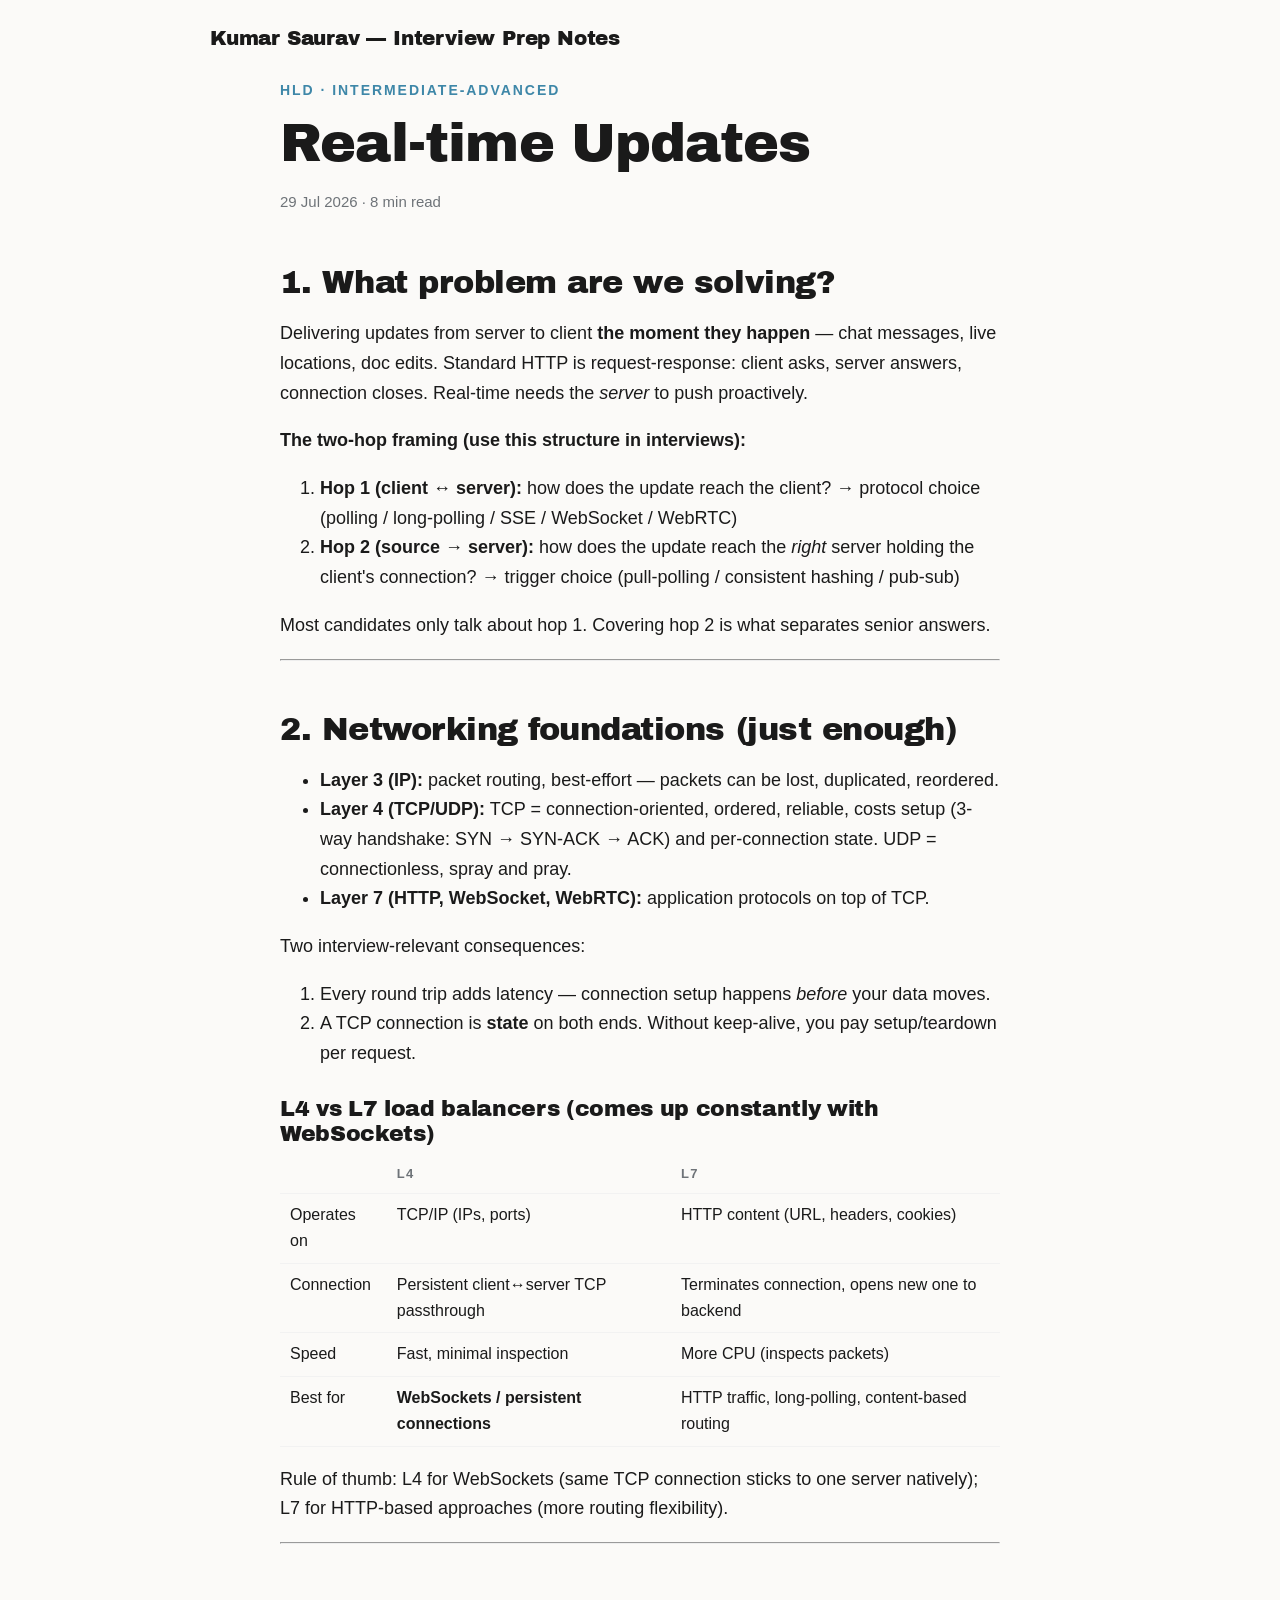
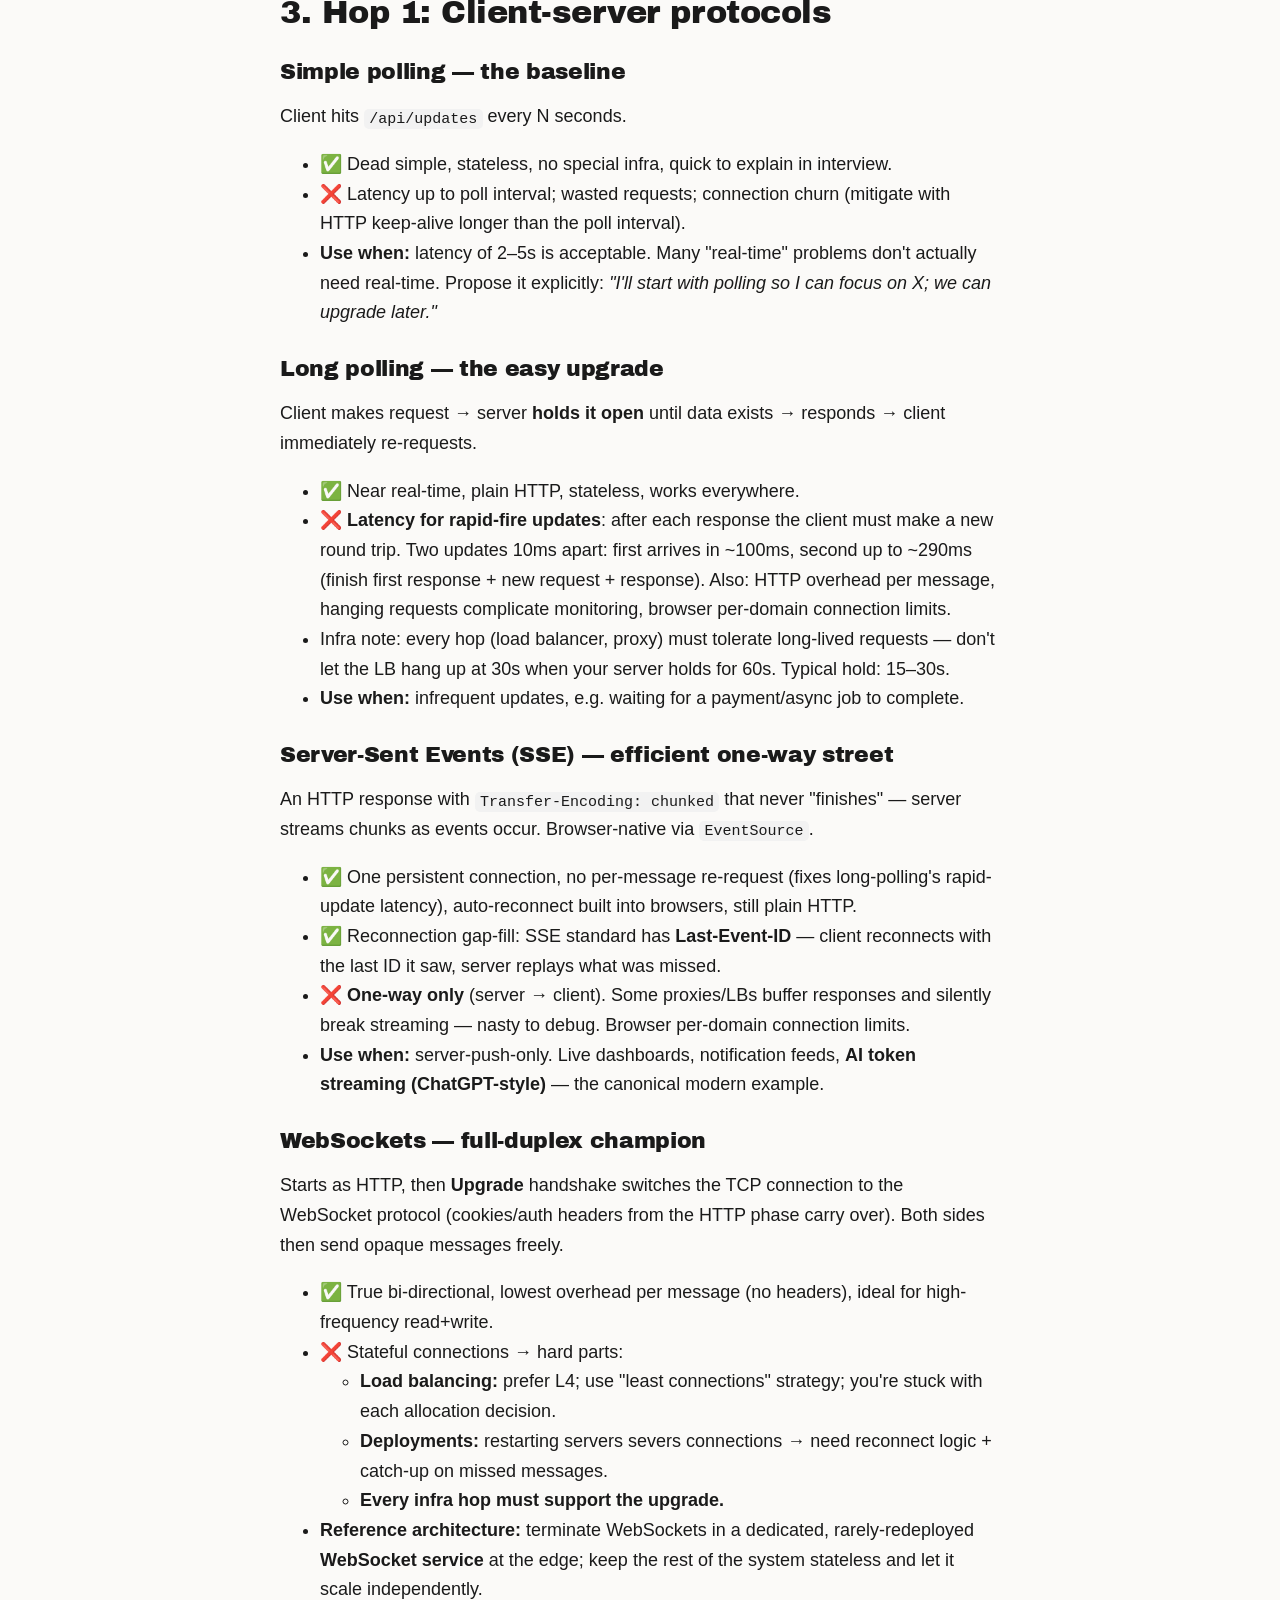
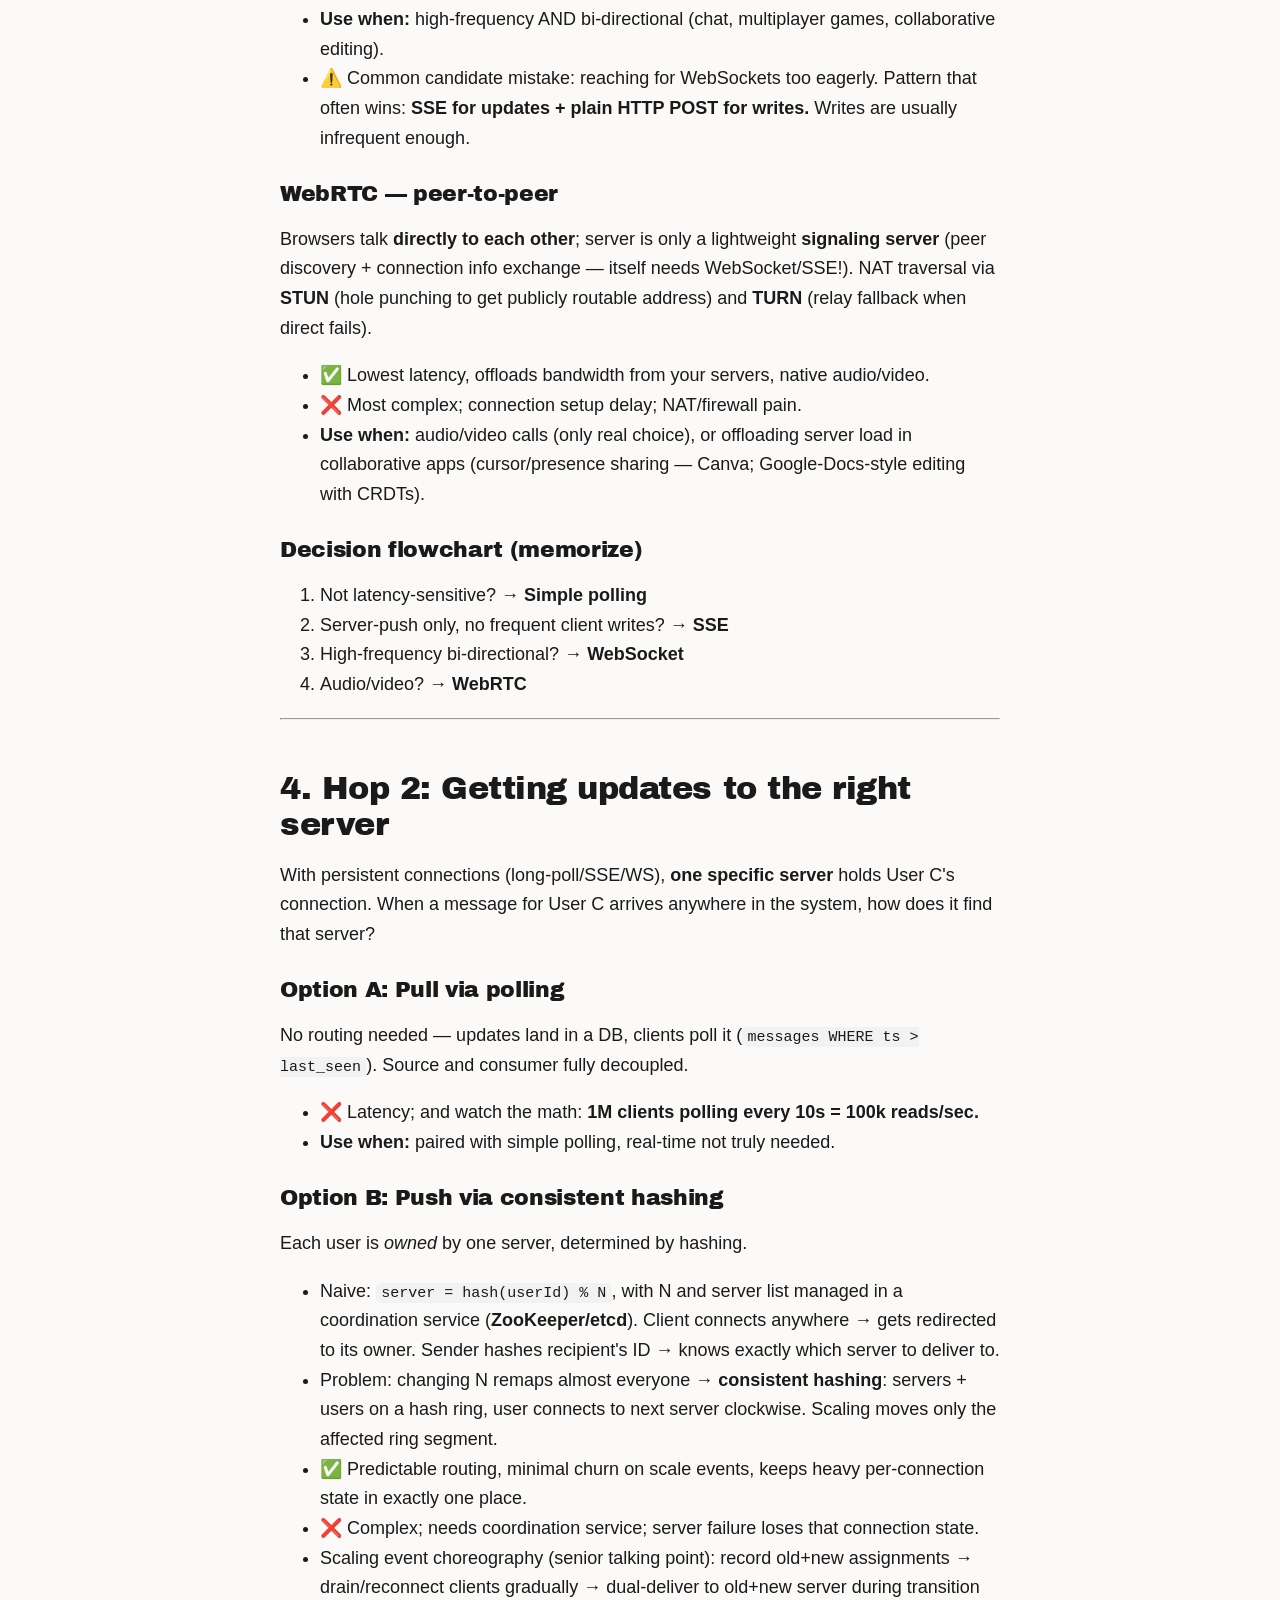
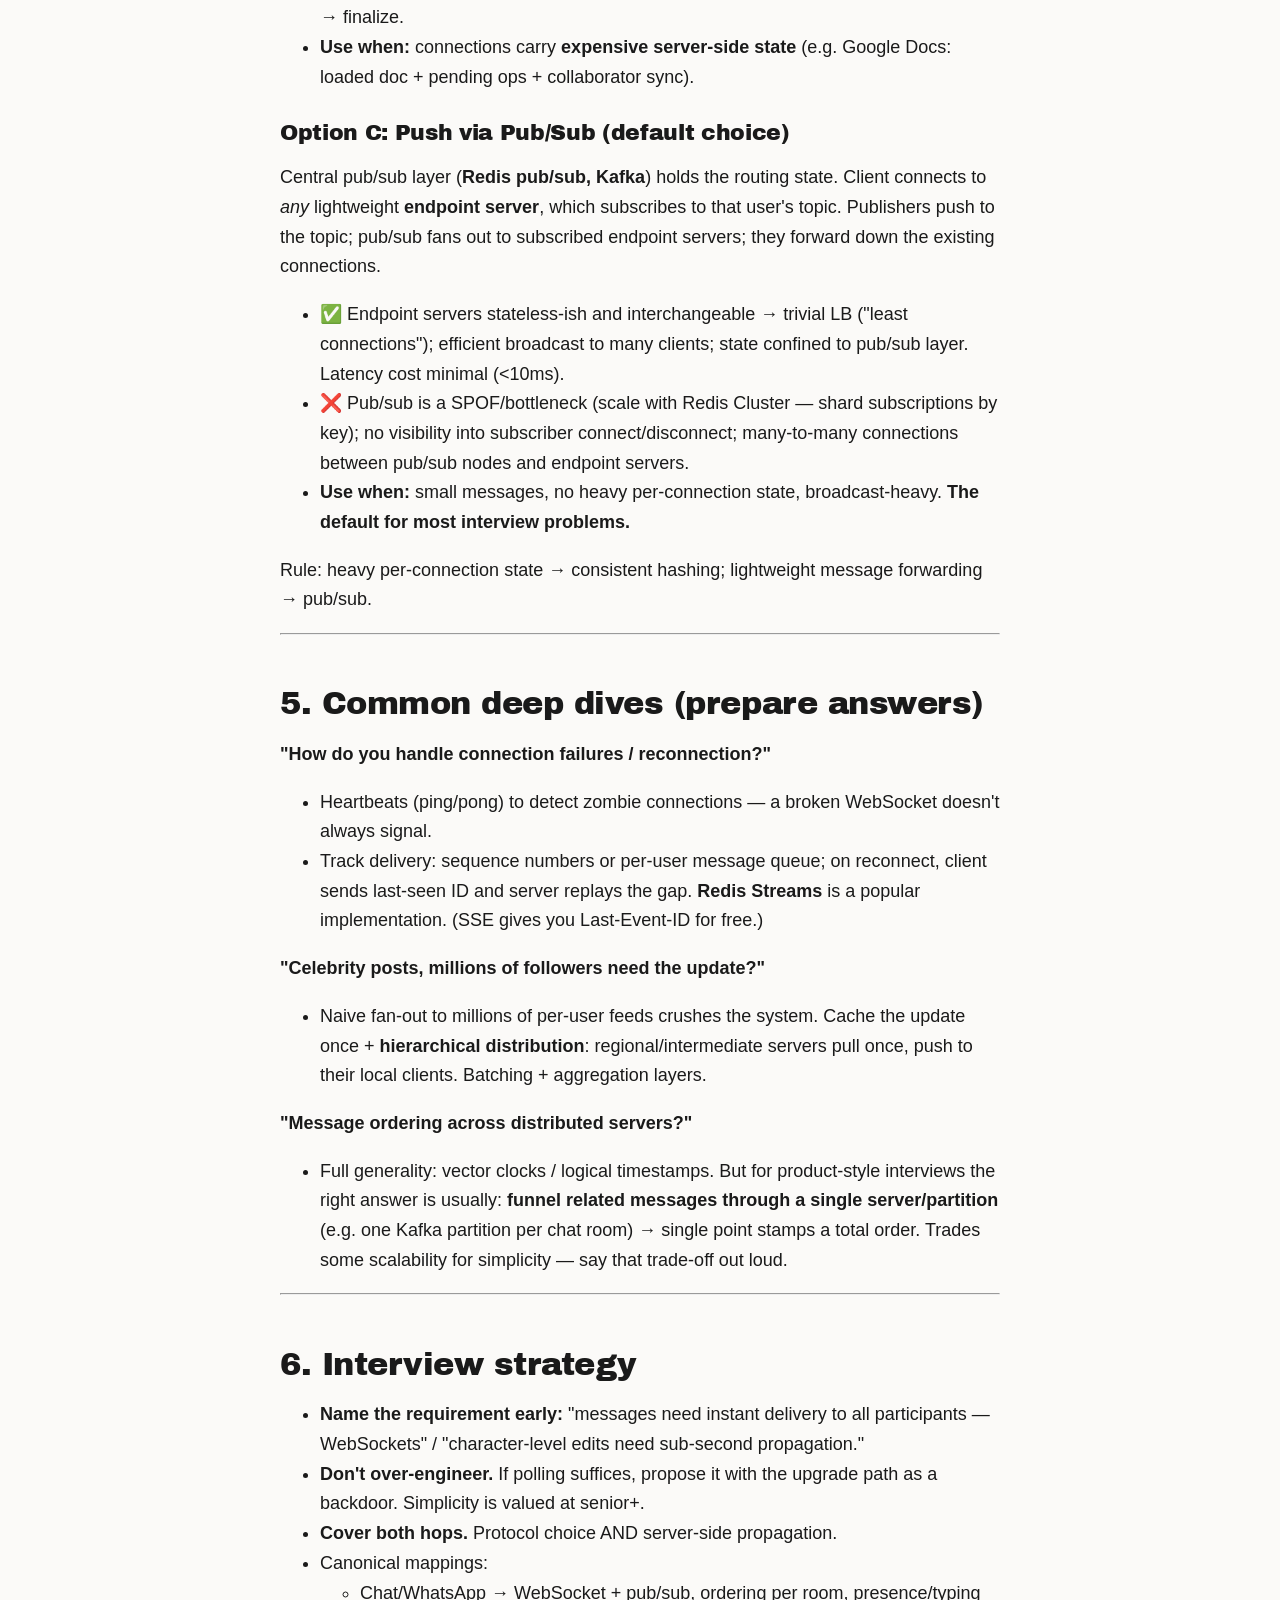
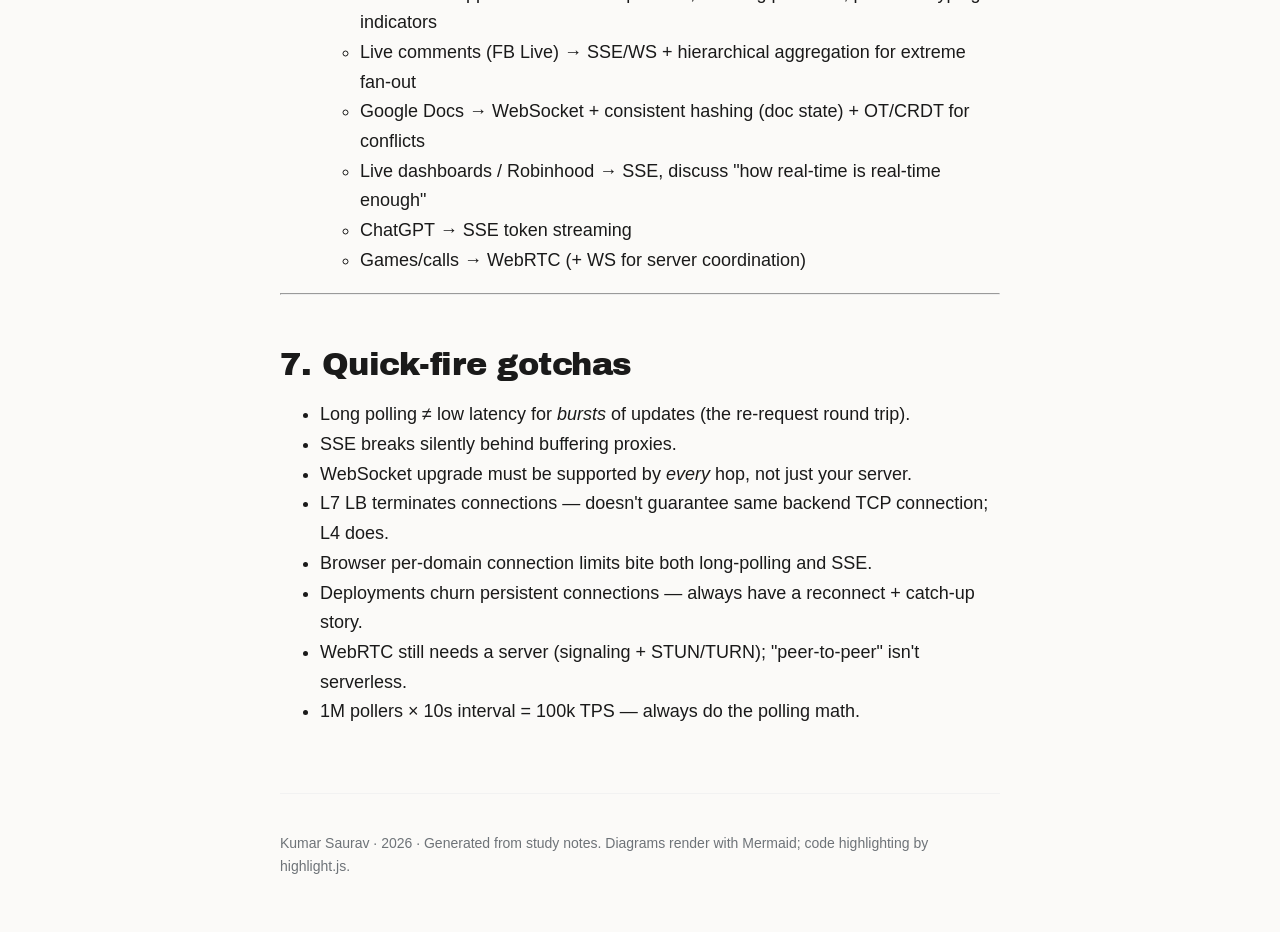
<file: realtime-updates/index.html>
<!doctype html>
<html lang="en">
<head>
<meta charset="utf-8">
<meta name="viewport" content="width=device-width, initial-scale=1">
<title>Real-time Updates — Kumar Saurav — Interview Prep Notes</title>
<meta name="description" content="HLD: Real-time Updates">
<link rel="canonical" href="https://sauravsinha137.github.io/realtime-updates/">
<link rel="icon" href="data:,">
<link rel="stylesheet" href="/assets/site.css">

</head>
<body>
<a class="skip" href="#main">Skip to content</a>
<header class="top"><a class="brand" href="/">Kumar Saurav — Interview Prep Notes</a></header>
<main id="main">
<article class="post">
  <p class="kicker">HLD · intermediate-advanced</p>
  <h1>Real-time Updates</h1>
  <p class="meta"><time datetime="2026-07-29">29 Jul 2026</time> · 8 min read</p>
  
  <div class="body">
<h2 id="1-what-problem-are-we-solving">1. What problem are we solving?</h2>
<p>Delivering updates from server to client <strong>the moment they happen</strong> — chat messages, live locations, doc edits. Standard HTTP is request-response: client asks, server answers, connection closes. Real-time needs the <em>server</em> to push proactively.</p>
<p><strong>The two-hop framing (use this structure in interviews):</strong></p>
<ol>
<li><strong>Hop 1 (client ↔ server):</strong> how does the update reach the client? → protocol choice (polling / long-polling / SSE / WebSocket / WebRTC)</li>
<li><strong>Hop 2 (source → server):</strong> how does the update reach the <em>right</em> server holding the client&#39;s connection? → trigger choice (pull-polling / consistent hashing / pub-sub)</li>
</ol>
<p>Most candidates only talk about hop 1. Covering hop 2 is what separates senior answers.</p>
<hr>
<h2 id="2-networking-foundations-just-enough">2. Networking foundations (just enough)</h2>
<ul>
<li><strong>Layer 3 (IP):</strong> packet routing, best-effort — packets can be lost, duplicated, reordered.</li>
<li><strong>Layer 4 (TCP/UDP):</strong> TCP = connection-oriented, ordered, reliable, costs setup (3-way handshake: SYN → SYN-ACK → ACK) and per-connection state. UDP = connectionless, spray and pray.</li>
<li><strong>Layer 7 (HTTP, WebSocket, WebRTC):</strong> application protocols on top of TCP.</li>
</ul>
<p>Two interview-relevant consequences:</p>
<ol>
<li>Every round trip adds latency — connection setup happens <em>before</em> your data moves.</li>
<li>A TCP connection is <strong>state</strong> on both ends. Without keep-alive, you pay setup/teardown per request.</li>
</ol>
<h3 id="l4-vs-l7-load-balancers-comes-up-constantly-with-websockets">L4 vs L7 load balancers (comes up constantly with WebSockets)</h3>
<table>
<thead>
<tr>
<th></th>
<th>L4</th>
<th>L7</th>
</tr>
</thead>
<tbody><tr>
<td>Operates on</td>
<td>TCP/IP (IPs, ports)</td>
<td>HTTP content (URL, headers, cookies)</td>
</tr>
<tr>
<td>Connection</td>
<td>Persistent client↔server TCP passthrough</td>
<td>Terminates connection, opens new one to backend</td>
</tr>
<tr>
<td>Speed</td>
<td>Fast, minimal inspection</td>
<td>More CPU (inspects packets)</td>
</tr>
<tr>
<td>Best for</td>
<td><strong>WebSockets / persistent connections</strong></td>
<td>HTTP traffic, long-polling, content-based routing</td>
</tr>
</tbody></table>
<p>Rule of thumb: L4 for WebSockets (same TCP connection sticks to one server natively); L7 for HTTP-based approaches (more routing flexibility).</p>
<hr>
<h2 id="3-hop-1-client-server-protocols">3. Hop 1: Client-server protocols</h2>
<h3 id="simple-polling-the-baseline">Simple polling — the baseline</h3>
<p>Client hits <code>/api/updates</code> every N seconds.</p>
<ul>
<li>✅ Dead simple, stateless, no special infra, quick to explain in interview.</li>
<li>❌ Latency up to poll interval; wasted requests; connection churn (mitigate with HTTP keep-alive longer than the poll interval).</li>
<li><strong>Use when:</strong> latency of 2–5s is acceptable. Many &quot;real-time&quot; problems don&#39;t actually need real-time. Propose it explicitly: <em>&quot;I&#39;ll start with polling so I can focus on X; we can upgrade later.&quot;</em></li>
</ul>
<h3 id="long-polling-the-easy-upgrade">Long polling — the easy upgrade</h3>
<p>Client makes request → server <strong>holds it open</strong> until data exists → responds → client immediately re-requests.</p>
<ul>
<li>✅ Near real-time, plain HTTP, stateless, works everywhere.</li>
<li>❌ <strong>Latency for rapid-fire updates</strong>: after each response the client must make a new round trip. Two updates 10ms apart: first arrives in ~100ms, second up to ~290ms (finish first response + new request + response). Also: HTTP overhead per message, hanging requests complicate monitoring, browser per-domain connection limits.</li>
<li>Infra note: every hop (load balancer, proxy) must tolerate long-lived requests — don&#39;t let the LB hang up at 30s when your server holds for 60s. Typical hold: 15–30s.</li>
<li><strong>Use when:</strong> infrequent updates, e.g. waiting for a payment/async job to complete.</li>
</ul>
<h3 id="server-sent-events-sse-efficient-one-way-street">Server-Sent Events (SSE) — efficient one-way street</h3>
<p>An HTTP response with <code>Transfer-Encoding: chunked</code> that never &quot;finishes&quot; — server streams chunks as events occur. Browser-native via <code>EventSource</code>.</p>
<ul>
<li>✅ One persistent connection, no per-message re-request (fixes long-polling&#39;s rapid-update latency), auto-reconnect built into browsers, still plain HTTP.</li>
<li>✅ Reconnection gap-fill: SSE standard has <strong>Last-Event-ID</strong> — client reconnects with the last ID it saw, server replays what was missed.</li>
<li>❌ <strong>One-way only</strong> (server → client). Some proxies/LBs buffer responses and silently break streaming — nasty to debug. Browser per-domain connection limits.</li>
<li><strong>Use when:</strong> server-push-only. Live dashboards, notification feeds, <strong>AI token streaming (ChatGPT-style)</strong> — the canonical modern example.</li>
</ul>
<h3 id="websockets-full-duplex-champion">WebSockets — full-duplex champion</h3>
<p>Starts as HTTP, then <strong>Upgrade</strong> handshake switches the TCP connection to the WebSocket protocol (cookies/auth headers from the HTTP phase carry over). Both sides then send opaque messages freely.</p>
<ul>
<li>✅ True bi-directional, lowest overhead per message (no headers), ideal for high-frequency read+write.</li>
<li>❌ Stateful connections → hard parts:<ul>
<li><strong>Load balancing:</strong> prefer L4; use &quot;least connections&quot; strategy; you&#39;re stuck with each allocation decision.</li>
<li><strong>Deployments:</strong> restarting servers severs connections → need reconnect logic + catch-up on missed messages.</li>
<li><strong>Every infra hop must support the upgrade.</strong></li>
</ul>
</li>
<li><strong>Reference architecture:</strong> terminate WebSockets in a dedicated, rarely-redeployed <strong>WebSocket service</strong> at the edge; keep the rest of the system stateless and let it scale independently.</li>
<li><strong>Use when:</strong> high-frequency AND bi-directional (chat, multiplayer games, collaborative editing).</li>
<li>⚠️ Common candidate mistake: reaching for WebSockets too eagerly. Pattern that often wins: <strong>SSE for updates + plain HTTP POST for writes.</strong> Writes are usually infrequent enough.</li>
</ul>
<h3 id="webrtc-peer-to-peer">WebRTC — peer-to-peer</h3>
<p>Browsers talk <strong>directly to each other</strong>; server is only a lightweight <strong>signaling server</strong> (peer discovery + connection info exchange — itself needs WebSocket/SSE!). NAT traversal via <strong>STUN</strong> (hole punching to get publicly routable address) and <strong>TURN</strong> (relay fallback when direct fails).</p>
<ul>
<li>✅ Lowest latency, offloads bandwidth from your servers, native audio/video.</li>
<li>❌ Most complex; connection setup delay; NAT/firewall pain.</li>
<li><strong>Use when:</strong> audio/video calls (only real choice), or offloading server load in collaborative apps (cursor/presence sharing — Canva; Google-Docs-style editing with CRDTs).</li>
</ul>
<h3 id="decision-flowchart-memorize">Decision flowchart (memorize)</h3>
<ol>
<li>Not latency-sensitive? → <strong>Simple polling</strong></li>
<li>Server-push only, no frequent client writes? → <strong>SSE</strong></li>
<li>High-frequency bi-directional? → <strong>WebSocket</strong></li>
<li>Audio/video? → <strong>WebRTC</strong></li>
</ol>
<hr>
<h2 id="4-hop-2-getting-updates-to-the-right-server">4. Hop 2: Getting updates to the right server</h2>
<p>With persistent connections (long-poll/SSE/WS), <strong>one specific server</strong> holds User C&#39;s connection. When a message for User C arrives anywhere in the system, how does it find that server?</p>
<h3 id="option-a-pull-via-polling">Option A: Pull via polling</h3>
<p>No routing needed — updates land in a DB, clients poll it (<code>messages WHERE ts &gt; last_seen</code>). Source and consumer fully decoupled.</p>
<ul>
<li>❌ Latency; and watch the math: <strong>1M clients polling every 10s = 100k reads/sec.</strong></li>
<li><strong>Use when:</strong> paired with simple polling, real-time not truly needed.</li>
</ul>
<h3 id="option-b-push-via-consistent-hashing">Option B: Push via consistent hashing</h3>
<p>Each user is <em>owned</em> by one server, determined by hashing.</p>
<ul>
<li>Naive: <code>server = hash(userId) % N</code>, with N and server list managed in a coordination service (<strong>ZooKeeper/etcd</strong>). Client connects anywhere → gets redirected to its owner. Sender hashes recipient&#39;s ID → knows exactly which server to deliver to.</li>
<li>Problem: changing N remaps almost everyone → <strong>consistent hashing</strong>: servers + users on a hash ring, user connects to next server clockwise. Scaling moves only the affected ring segment.</li>
<li>✅ Predictable routing, minimal churn on scale events, keeps heavy per-connection state in exactly one place.</li>
<li>❌ Complex; needs coordination service; server failure loses that connection state.</li>
<li>Scaling event choreography (senior talking point): record old+new assignments → drain/reconnect clients gradually → dual-deliver to old+new server during transition → finalize.</li>
<li><strong>Use when:</strong> connections carry <strong>expensive server-side state</strong> (e.g. Google Docs: loaded doc + pending ops + collaborator sync).</li>
</ul>
<h3 id="option-c-push-via-pubsub-default-choice">Option C: Push via Pub/Sub (default choice)</h3>
<p>Central pub/sub layer (<strong>Redis pub/sub, Kafka</strong>) holds the routing state. Client connects to <em>any</em> lightweight <strong>endpoint server</strong>, which subscribes to that user&#39;s topic. Publishers push to the topic; pub/sub fans out to subscribed endpoint servers; they forward down the existing connections.</p>
<ul>
<li>✅ Endpoint servers stateless-ish and interchangeable → trivial LB (&quot;least connections&quot;); efficient broadcast to many clients; state confined to pub/sub layer. Latency cost minimal (&lt;10ms).</li>
<li>❌ Pub/sub is a SPOF/bottleneck (scale with Redis Cluster — shard subscriptions by key); no visibility into subscriber connect/disconnect; many-to-many connections between pub/sub nodes and endpoint servers.</li>
<li><strong>Use when:</strong> small messages, no heavy per-connection state, broadcast-heavy. <strong>The default for most interview problems.</strong></li>
</ul>
<p>Rule: heavy per-connection state → consistent hashing; lightweight message forwarding → pub/sub.</p>
<hr>
<h2 id="5-common-deep-dives-prepare-answers">5. Common deep dives (prepare answers)</h2>
<p><strong>&quot;How do you handle connection failures / reconnection?&quot;</strong></p>
<ul>
<li>Heartbeats (ping/pong) to detect zombie connections — a broken WebSocket doesn&#39;t always signal.</li>
<li>Track delivery: sequence numbers or per-user message queue; on reconnect, client sends last-seen ID and server replays the gap. <strong>Redis Streams</strong> is a popular implementation. (SSE gives you Last-Event-ID for free.)</li>
</ul>
<p><strong>&quot;Celebrity posts, millions of followers need the update?&quot;</strong></p>
<ul>
<li>Naive fan-out to millions of per-user feeds crushes the system. Cache the update once + <strong>hierarchical distribution</strong>: regional/intermediate servers pull once, push to their local clients. Batching + aggregation layers.</li>
</ul>
<p><strong>&quot;Message ordering across distributed servers?&quot;</strong></p>
<ul>
<li>Full generality: vector clocks / logical timestamps. But for product-style interviews the right answer is usually: <strong>funnel related messages through a single server/partition</strong> (e.g. one Kafka partition per chat room) → single point stamps a total order. Trades some scalability for simplicity — say that trade-off out loud.</li>
</ul>
<hr>
<h2 id="6-interview-strategy">6. Interview strategy</h2>
<ul>
<li><strong>Name the requirement early:</strong> &quot;messages need instant delivery to all participants — WebSockets&quot; / &quot;character-level edits need sub-second propagation.&quot;</li>
<li><strong>Don&#39;t over-engineer.</strong> If polling suffices, propose it with the upgrade path as a backdoor. Simplicity is valued at senior+.</li>
<li><strong>Cover both hops.</strong> Protocol choice AND server-side propagation.</li>
<li>Canonical mappings:<ul>
<li>Chat/WhatsApp → WebSocket + pub/sub, ordering per room, presence/typing indicators</li>
<li>Live comments (FB Live) → SSE/WS + hierarchical aggregation for extreme fan-out</li>
<li>Google Docs → WebSocket + consistent hashing (doc state) + OT/CRDT for conflicts</li>
<li>Live dashboards / Robinhood → SSE, discuss &quot;how real-time is real-time enough&quot;</li>
<li>ChatGPT → SSE token streaming</li>
<li>Games/calls → WebRTC (+ WS for server coordination)</li>
</ul>
</li>
</ul>
<hr>
<h2 id="7-quick-fire-gotchas">7. Quick-fire gotchas</h2>
<ul>
<li>Long polling ≠ low latency for <em>bursts</em> of updates (the re-request round trip).</li>
<li>SSE breaks silently behind buffering proxies.</li>
<li>WebSocket upgrade must be supported by <em>every</em> hop, not just your server.</li>
<li>L7 LB terminates connections — doesn&#39;t guarantee same backend TCP connection; L4 does.</li>
<li>Browser per-domain connection limits bite both long-polling and SSE.</li>
<li>Deployments churn persistent connections — always have a reconnect + catch-up story.</li>
<li>WebRTC still needs a server (signaling + STUN/TURN); &quot;peer-to-peer&quot; isn&#39;t serverless.</li>
<li>1M pollers × 10s interval = 100k TPS — always do the polling math.</li>
</ul>

  </div>
  
</article>

</main>
<footer class="foot">
  <p>Kumar Saurav · 2026 · Generated from study notes. Diagrams render with Mermaid; code highlighting by highlight.js.</p>
</footer>
</body>
</html>
</file>
<file: assets/site.css>
@font-face{font-family:"Archivo Black";src:url("/assets/fonts/ArchivoBlack-Regular.ttf") format("truetype");font-display:swap}
:root{--ground:#fbfaf8;--ink:#1A1A1A;--yellow:#FFE619;--pblue:#66CFFF;--tblue:#3E87A8;--g1:#F2F2F2;--g2:#6E7378;--code:#F2F2F2;--codeink:#1A1A1A}
@media (prefers-color-scheme:dark){:root{--ground:#141414;--ink:#F2F2F2;--tblue:#8BD0F0;--g1:#232323;--g2:#A8ADB3;--code:#1E1E1E;--codeink:#E8E8E8}}
*{box-sizing:border-box}
html{background:var(--ground);color:var(--ink);font:18px/1.65 Inter,-apple-system,"Helvetica Neue",Arial,sans-serif;-webkit-text-size-adjust:100%}
body{margin:0;padding:0 16px}
a{color:var(--tblue);text-decoration-thickness:1px;text-underline-offset:3px}
a:focus-visible,.skip:focus{outline:3px solid var(--yellow);outline-offset:2px}
.skip{position:absolute;left:-999px;top:8px;background:var(--yellow);color:#1A1A1A;padding:8px 12px}.skip:focus{left:8px}
.top{max-width:860px;margin:0 auto;padding:22px 0 8px}
.brand{font-family:"Archivo Black",Impact,sans-serif;font-size:20px;color:var(--ink);text-decoration:none;letter-spacing:-.01em}
main{max-width:720px;margin:0 auto;padding:16px 0 48px}
h1,h2,h3,.group h2{font-family:"Archivo Black",Impact,sans-serif;font-weight:400;letter-spacing:-.015em;line-height:1.12}
h1{font-size:clamp(34px,6vw,54px);margin:.2em 0 .3em}
h2{font-size:clamp(26px,4vw,32px);margin:1.6em 0 .5em}
h3{font-size:22px;margin:1.3em 0 .4em}
.hero .about{font-size:20px;color:var(--g2);max-width:60ch}
.kicker{font-size:14px;letter-spacing:.14em;text-transform:uppercase;font-weight:700;color:var(--tblue);margin:0}
.badge{display:inline-block;font-size:12px;letter-spacing:.12em;text-transform:uppercase;font-weight:800;background:var(--yellow);color:#1A1A1A;padding:3px 8px;border-radius:999px;margin-left:10px;vertical-align:middle}
.meta{color:var(--g2);font-size:15px}
.posts{list-style:none;padding:0;margin:0}
.posts li{padding:12px 0;border-bottom:1px solid var(--g1)}
.posts a{font-weight:700;color:var(--ink)}
mark{background:linear-gradient(var(--yellow),var(--yellow)) no-repeat 0 100%/100% 55%;color:inherit;padding:0 .1em}
blockquote{margin:1.2em 0;padding:.2em 0 .2em 1em;border-left:6px solid var(--yellow);color:var(--ink)}
table{border-collapse:collapse;width:100%;font-size:16px;display:block;overflow-x:auto}
th,td{text-align:left;padding:8px 10px;border-bottom:1px solid var(--g1);vertical-align:top}
th{font-size:13px;letter-spacing:.1em;text-transform:uppercase;color:var(--g2)}
code{font:15px/1.5 "SF Mono",Menlo,Consolas,monospace;background:var(--code);color:var(--codeink);padding:.1em .35em;border-radius:5px;overflow-wrap:anywhere}
pre{background:var(--code);color:var(--codeink);padding:18px 20px;border-radius:12px;overflow-x:auto;margin:1.2em calc(50% - min(430px,50vw - 16px));max-width:860px}
pre code{background:none;padding:0;font-size:15px}
pre.mermaid{background:#fff;color:#1A1A1A;text-align:center}
.video{margin:1.4em 0}.video video{width:100%;border-radius:12px;background:#000}.video figcaption{font-size:14px;color:var(--g2);margin-top:6px}
.related{margin-top:3em;padding-top:1em;border-top:1px solid var(--g1)}
.foot{max-width:720px;margin:0 auto;padding:24px 0 40px;color:var(--g2);font-size:14px;border-top:1px solid var(--g1)}
img{max-width:100%;height:auto}
@media (max-width:900px){pre{margin:1.2em 0}}
</file>
